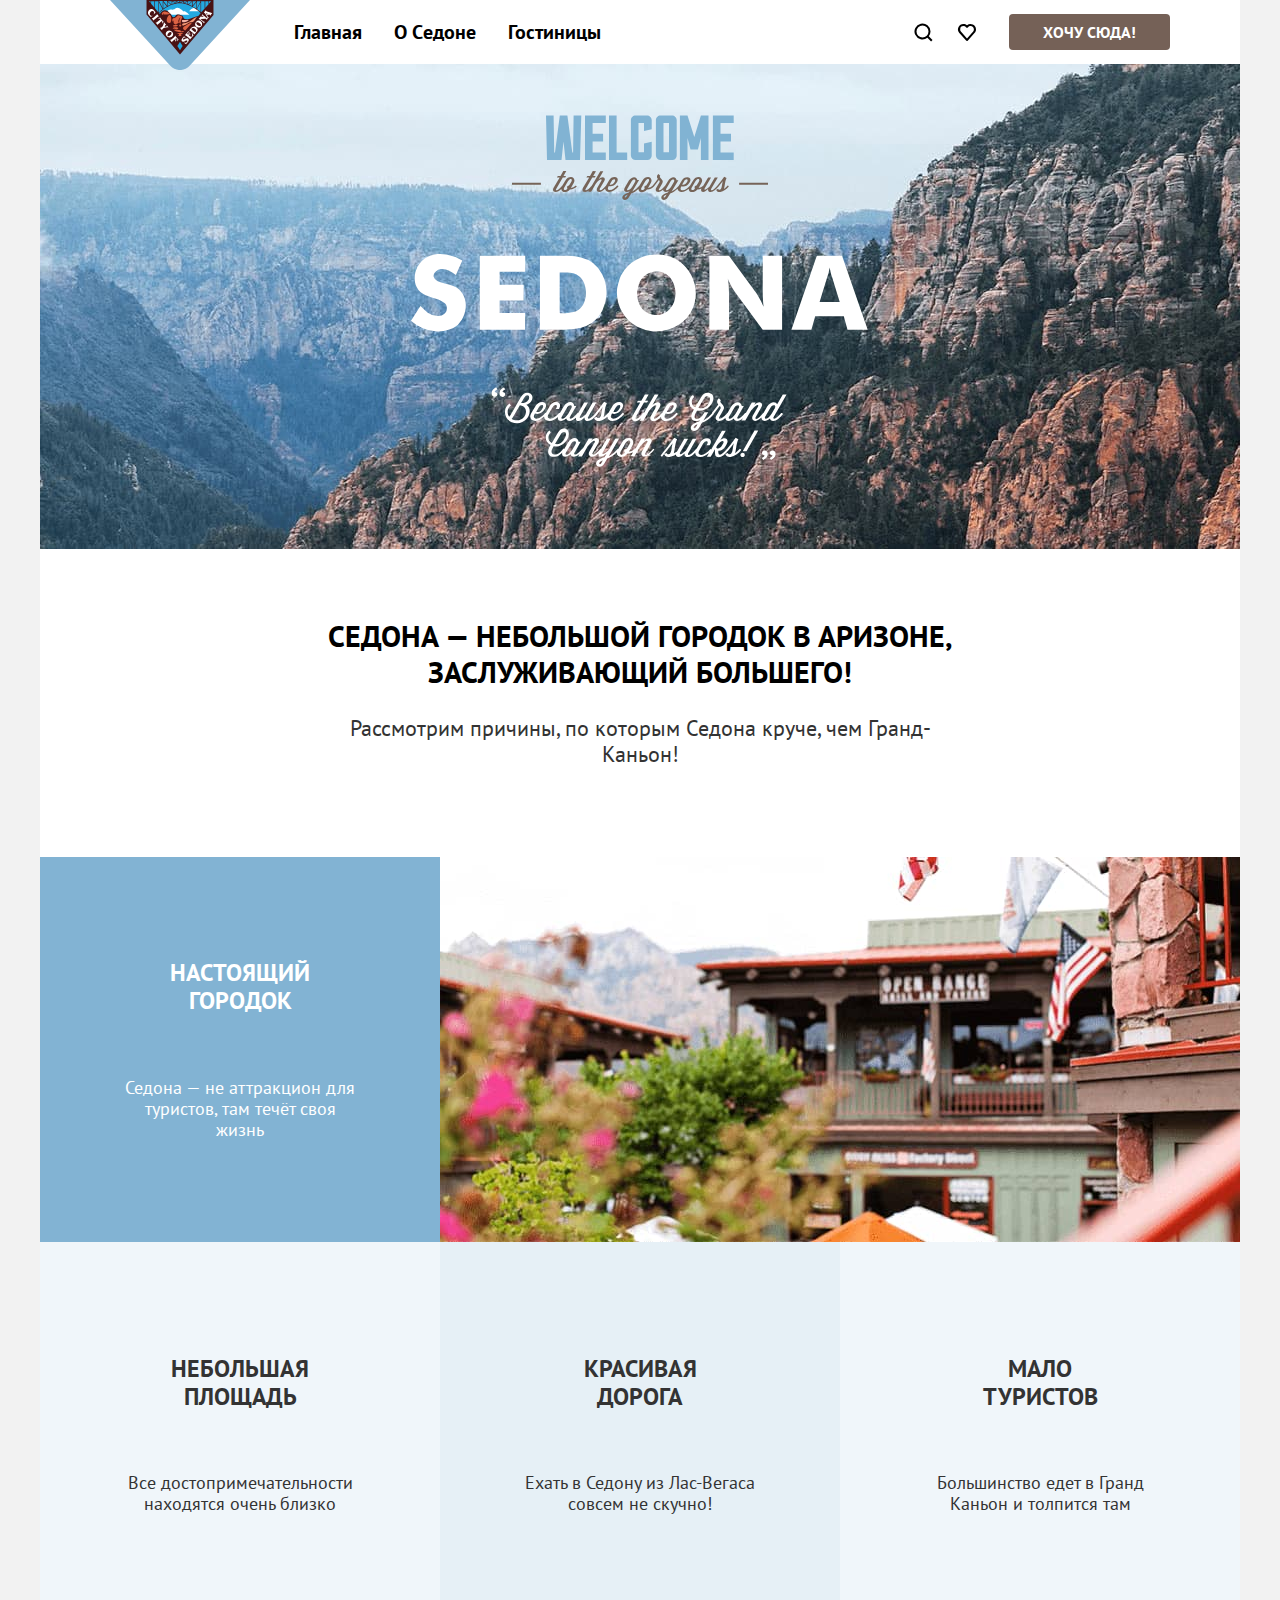
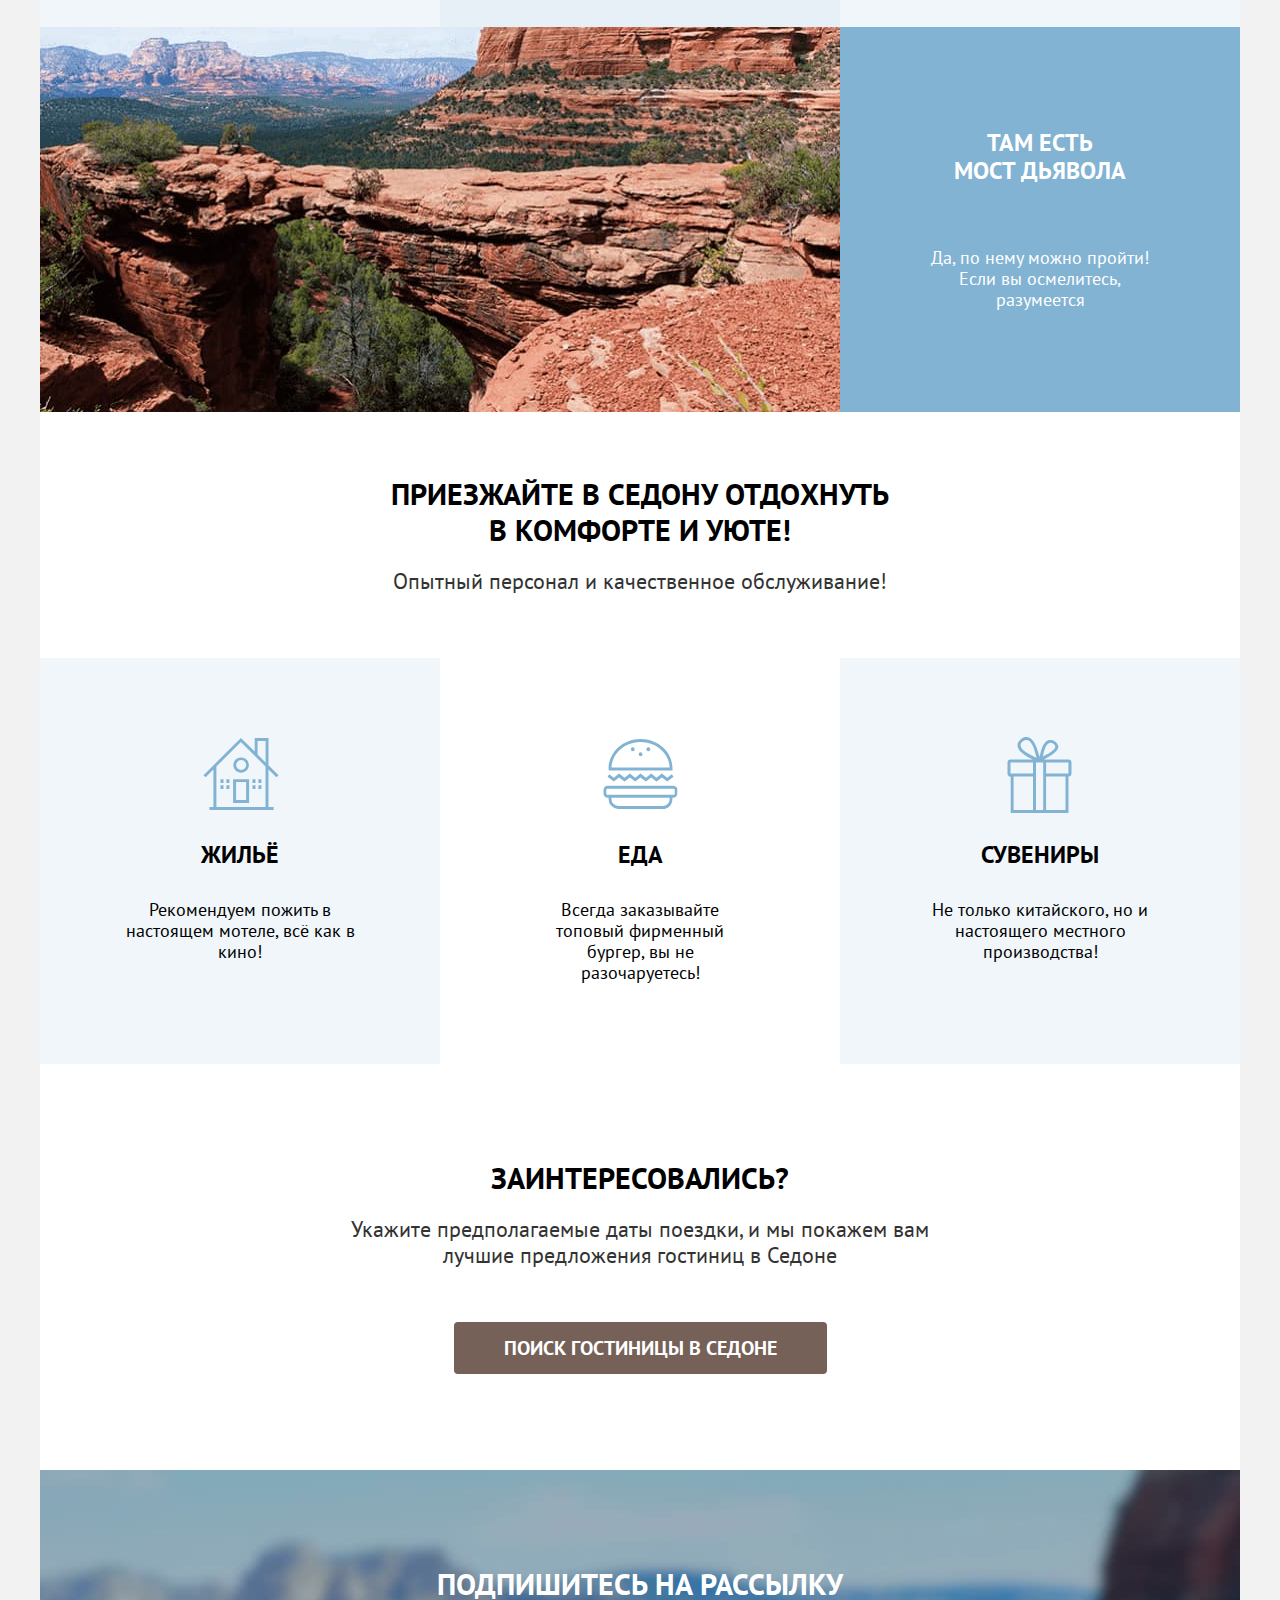
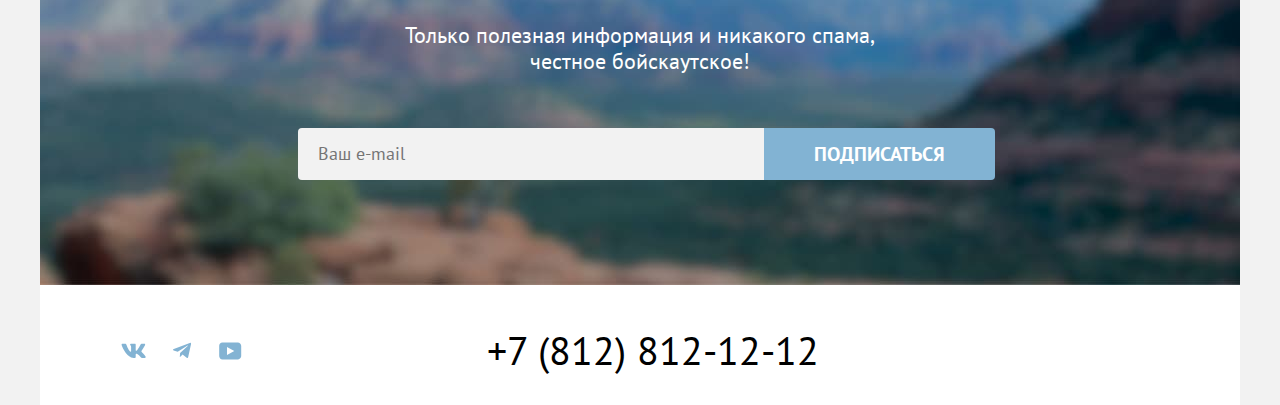
<file: index.html>
<!DOCTYPE html>
<html lang="ru">
  <head>
    <meta charset="UTF-8">
    <meta http-equiv="X-UA-Compatible" content="IE=edge">
    <meta name="viewport" content="width=device-width, initial-scale=1.0">
    <meta name="description" content="Отдых в Седоне, снять гостинницу в Седоне">
    <link rel="stylesheet" href="styles/styles.css">
    <title>HTML Academy: Седона</title>
  </head>
  <body class="body-container">
    <header class="header-container">
      <nav class="navigation">
        <a class="navigation-logo-link" href="index.html">
          <img class="navigation-logo-image" src="icons/logo.svg" alt="Логотип города Седона" width="140" height="70">
        </a>
        <ul class="navigation-list-links">
          <li class="navigation-list-item">
            <a class="navigation-list-link" href="index.html">Главная</a>
          </li>
          <li class="navigation-list-item">
            <a class="navigation-list-link" href="#">О Cедоне</a>
          </li>
          <li class="navigation-list-item">
            <a class="navigation-list-link" href="catalog.html">Гостиницы</a>
          </li>
        </ul>
        <ul class="navigation-list-items">
          <li class="navigation-item-search">
              <a class="navigation-link-search" href="#">
                <span class="visually-hidden">Поиск по сайту</span>
              </a>
          </li>
          <li class="navigation-item-heart">
            <a class="navigation-link-heart" href="#">
              <span class="visually-hidden">Избранное</span>
            </a>
          </li>
          <li class="navigation-item-button">
            <a class="navigation-link-button" href="catalog.html">Хочу сюда!</a>
          </li>
        </ul>
      </nav>
    </header>
    <main class="main-container">
    <h1 class="visually-hidden">Шикарные туры в Седону</h1>
      <section class="main-welcome">
          <img class="welcome-logo-image" src="images/welcome.svg" alt="welcome" width="458" height="352">
      </section>
      <section class="main-advantages">
        <header class="advantages-header" >
          <h2 class="advantages-title">Седона — небольшой городок в Аризоне, заслуживающий большего!</h2>
          <p class="advantages-text main-heading-text">Рассмотрим причины, по которым Седона круче, чем Гранд-Каньон!</p>
        </header>
        <ul class="advantages-list">
          <li class="advantages-real-city">
            <div class="real-city-container">
              <h3 class="real-city-title heading-title">Настоящий    городок</h3>
              <p class="real-city-text heading-text">Седона — не аттракцион для туристов, там течёт своя жизнь</p>
            </div>
            <img class="real-city-image" src="images/photo-1.jpg" alt="Фотография города Седона" width="800" height="385">
          </li>
          <li class="advantages-small-area">
            <h3 class="small-area-title heading-title">Небольшая площадь</h3>
            <p class="small-area-text heading-text">Все достопримечательности находятся очень близко</p>
          </li>
          <li class="advantages-beautiful-road">
            <h3 class="beautiful-road-title heading-title">Красивая дорога</h3>
            <p class="beautiful-road-text heading-text">Ехать в Седону из Лас-Вегаса совсем не скучно!</p>
          </li>
          <li class="advantages-few-tourists">
            <h3 class="few-tourists-title heading-title">Мало туристов</h3>
            <p class="few-tourists-text heading-text">Большинство едет в Гранд Каньон и толпится там</p>
          </li>
          <li class="advantages-bridge">
            <img class="bridge-image" src="images/photo-2.jpg" alt="Фотография моста" width="800" height="385">
            <div class="bridge-container">
              <h3 class="bridge-title heading-title">Там есть мост дьявола</h3>
              <p class="bridge-text heading-text">Да, по нему можно пройти! Если вы осмелитесь, разумеется</p>
            </div>
          </li>
        </ul>
      </section>
      <section class="main-recommendations">
        <div class="recommendations">
          <h2 class="recommendations-title main-heading-title">Приезжайте в Седону отдохнуть в комфорте и уюте!</h2>
          <p class="recommendations-text main-heading-text"> Опытный персонал и качественное обслуживание!</p>
        </div>
        <ul class="recommendations-list">
          <li class="housing">
            <h3 class="housing-title heading-title">Жильё</h3>
            <p class="housing-text heading-text">Рекомендуем пожить в настоящем мотеле, всё как в кино!</p>
          </li>
          <li class="food">
            <h3 class="food-title heading-title">Еда</h3>
            <p class="food-text heading-text">Всегда заказывайте топовый фирменный бургер, вы не разочаруетесь!</p>
          </li>
          <li class="souvenirs">
            <h3 class="souvenirs-title heading-title">Сувениры</h3>
            <p class="souvenirs-text heading-text">Не только китайского, но и настоящего местного производства!</p>
          </li>
        </ul>
        <div class="hotel-search">
          <h3 class="hotel-search-title main-heading-title">Заинтересовались?</h3>
          <p class="hotel-search-text main-heading-text">Укажите предполагаемые даты поездки, и мы покажем вам лучшие предложения гостиниц в Седоне</p>
          <a class="hotel-search-button" href="/catalog.html">Поиск гостиницы в Седоне</a>
        </div>
        <div class="subscription">
          <h3 class="subscription-title main-heading-title">Подпишитесь на рассылку</h3>
          <p class="subscription-text main-heading-text">Только полезная информация и никакого спама, честное бойскаутское!</p>
          <form class="newsletter-form" action="https://echo.htmlacademy.ru/" method="post">
            <input class="newsletter-field" placeholder="Ваш e-mail" type="email" name="newsletter-email" id="newsletter-email" required>
            <a class="newsletter-button" href="catalog.html">Подписаться</a>
          </form>
        </div>  
      </section>
    </main>
    <footer class="footer-conteiner">
      <ul class="social-list">
        <li class="social-list-item">
          <a class="button-vk-link" href="https://vk.com/htmlacademy"></a>
        </li>
        <li class="social-list-item">
          <a class="button-telegram-link" href="https://t.me/htmlacademy"></a>
        </li>
        <li class="social-list-item">
          <a class="button-yt-link" href="https://www.youtube.com/user/htmlacademyru"></a>
        </li>
      </ul>
      <a class="address-phone" href="tel:+78128121212">+7 (812) 812-12-12</a>
      <a class="htmlacademy-link" href="https://htmlacademy.ru/"></a>
    </footer>
  </body>
</html>
</file>
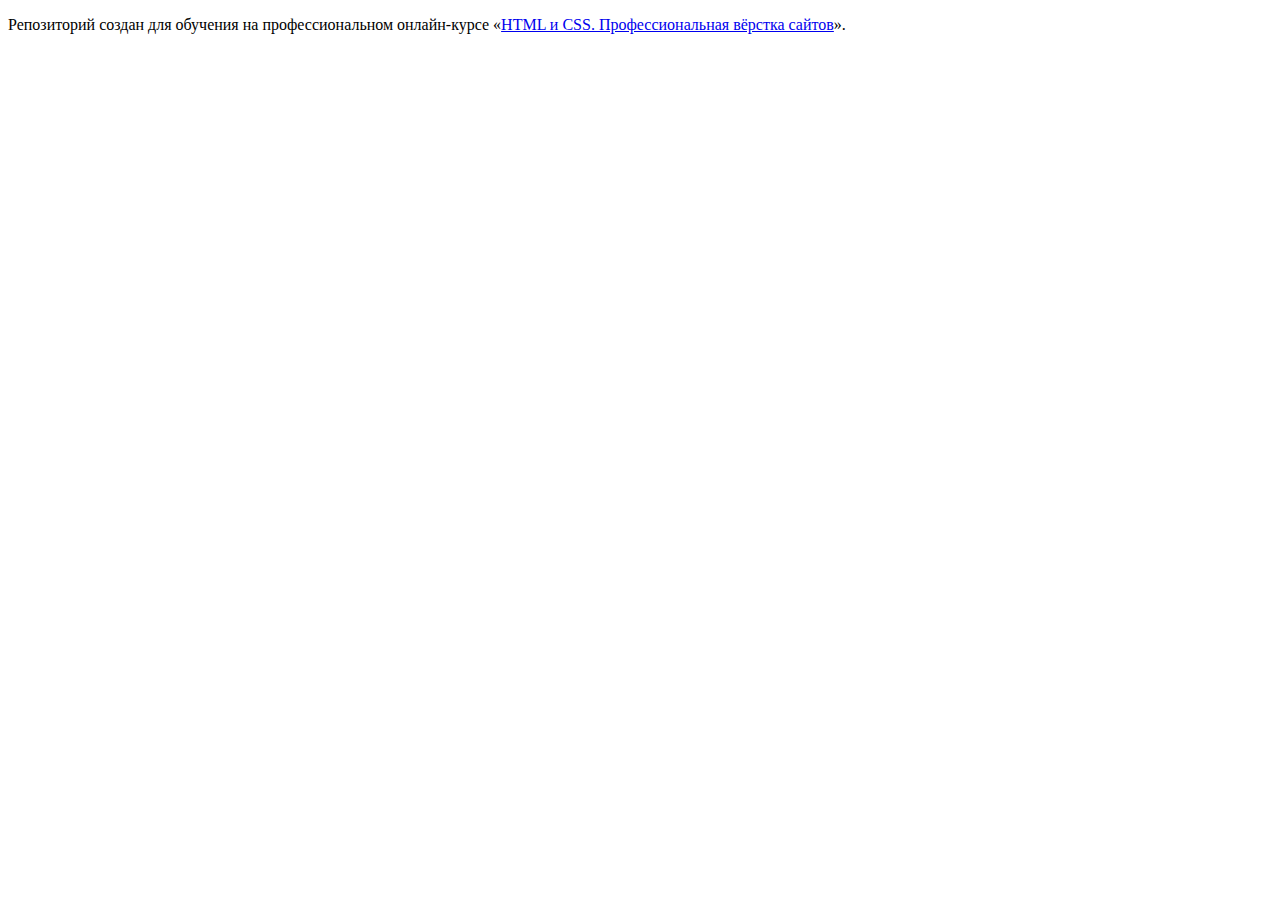
<file: 1/index.html>
<!DOCTYPE html>
<html lang="ru">
  <head>
    <meta charset="utf-8">
    <title>HTML Academy: Седона</title>
    <base href="https://htmlacademy-htmlcss.github.io/2251273-sedona-36/1/">
</head>
  <body>

    <p>Репозиторий создан для обучения на профессиональном онлайн‑курсе «<a href="https://htmlacademy.ru/intensive/htmlcss">HTML и CSS. Профессиональная вёрстка сайтов</a>».</p>

  </body>
</html>
</file>
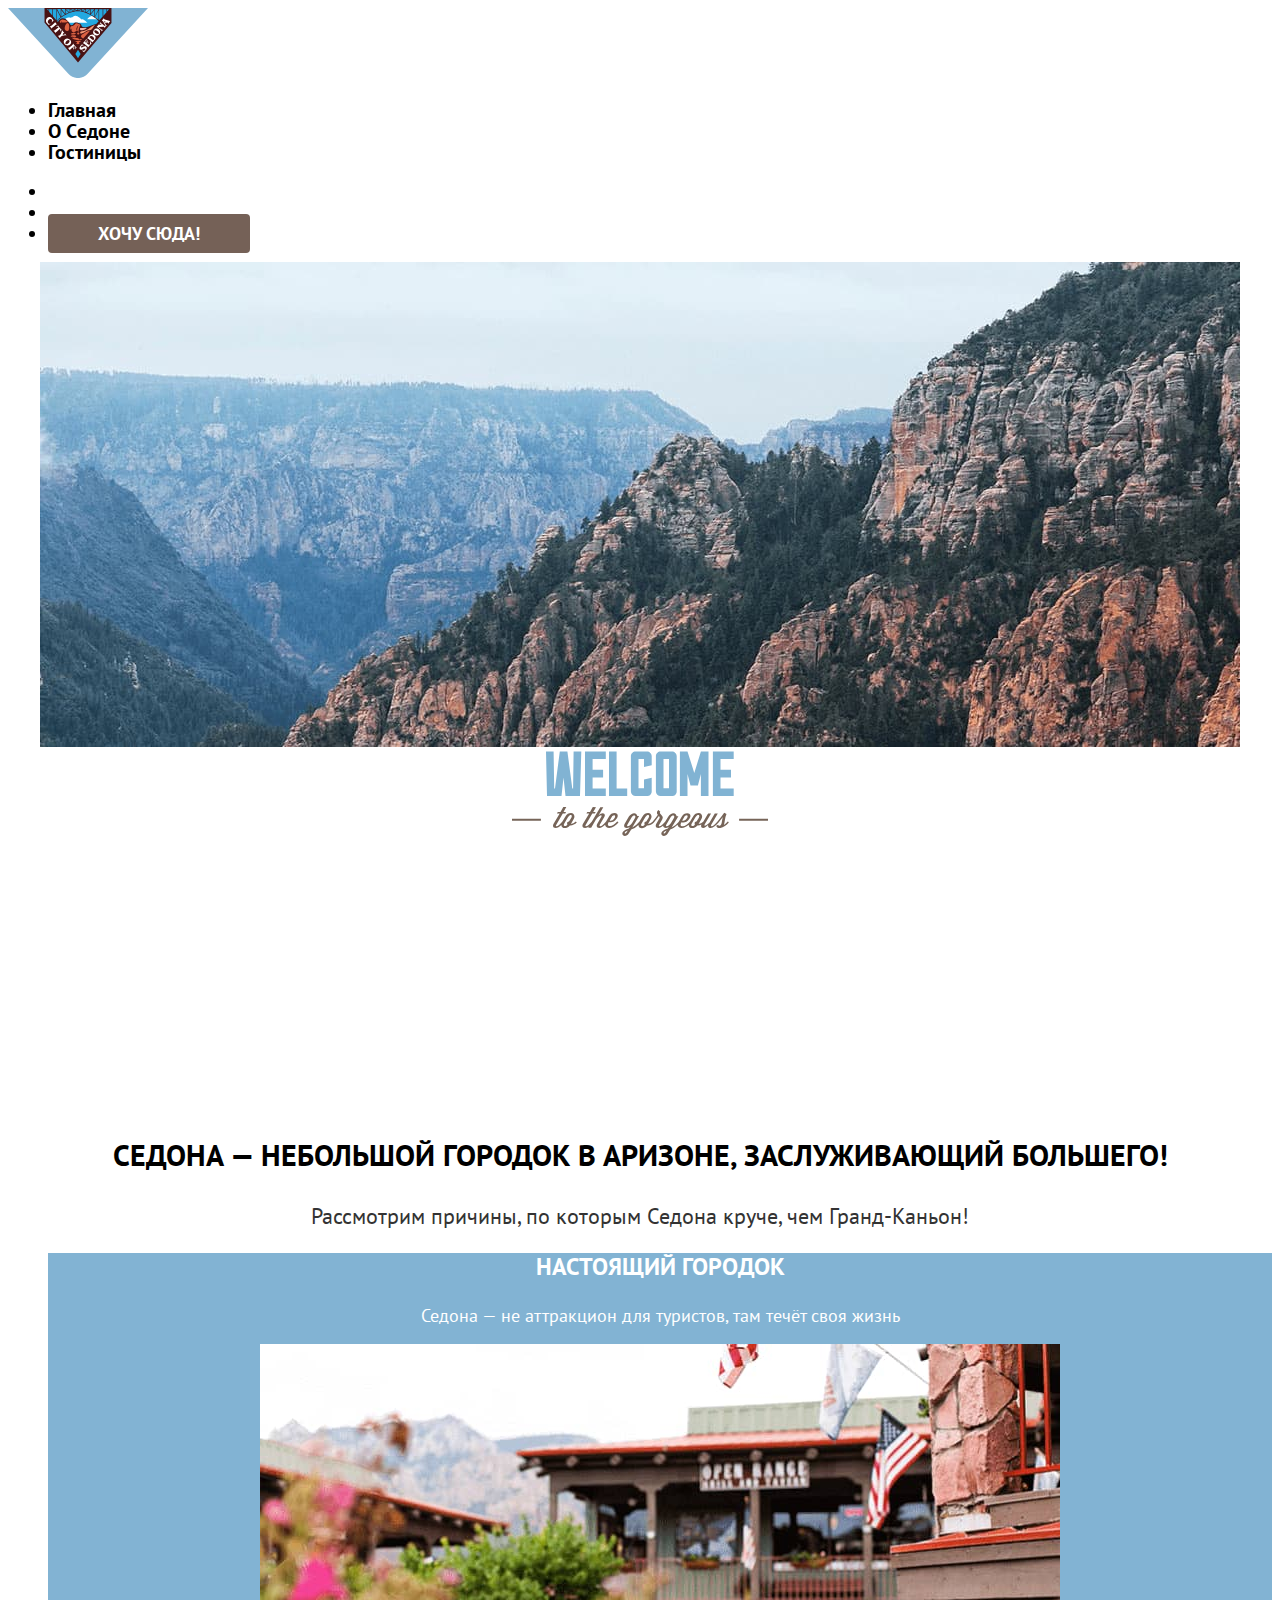
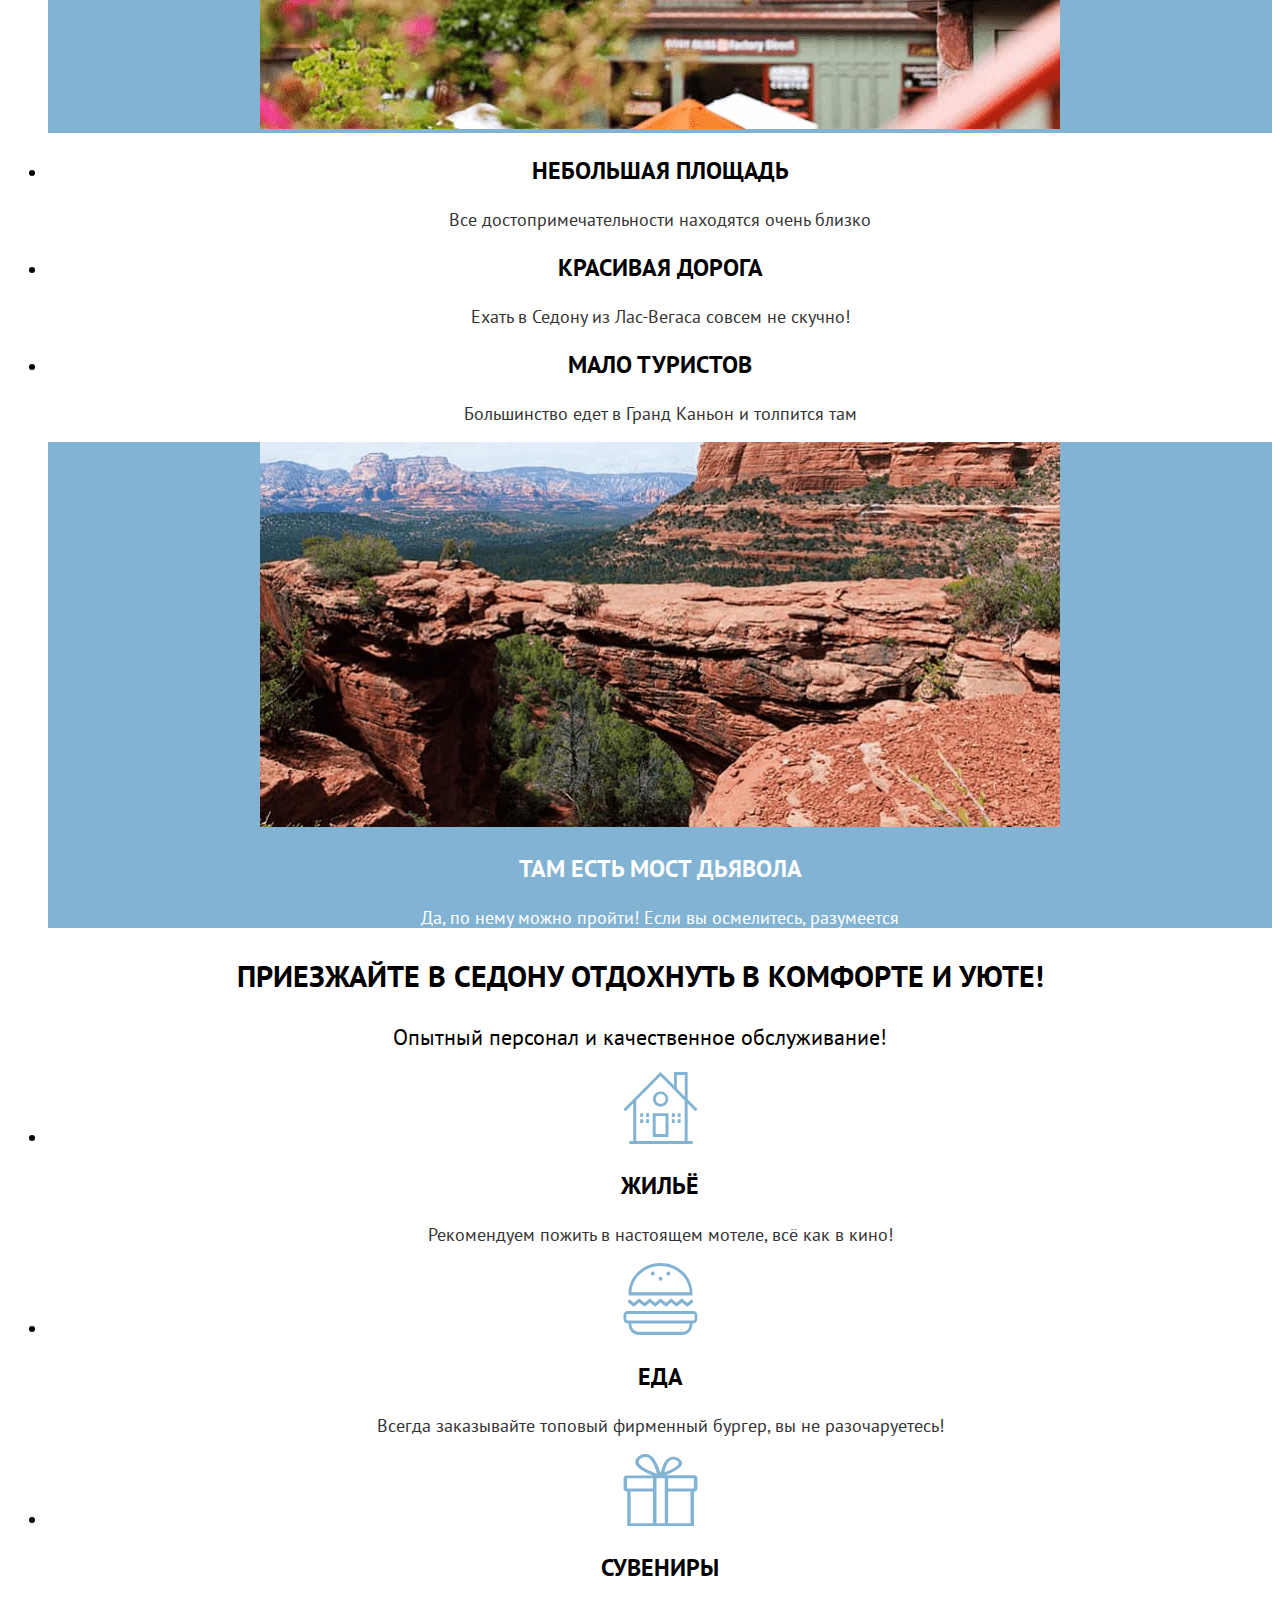
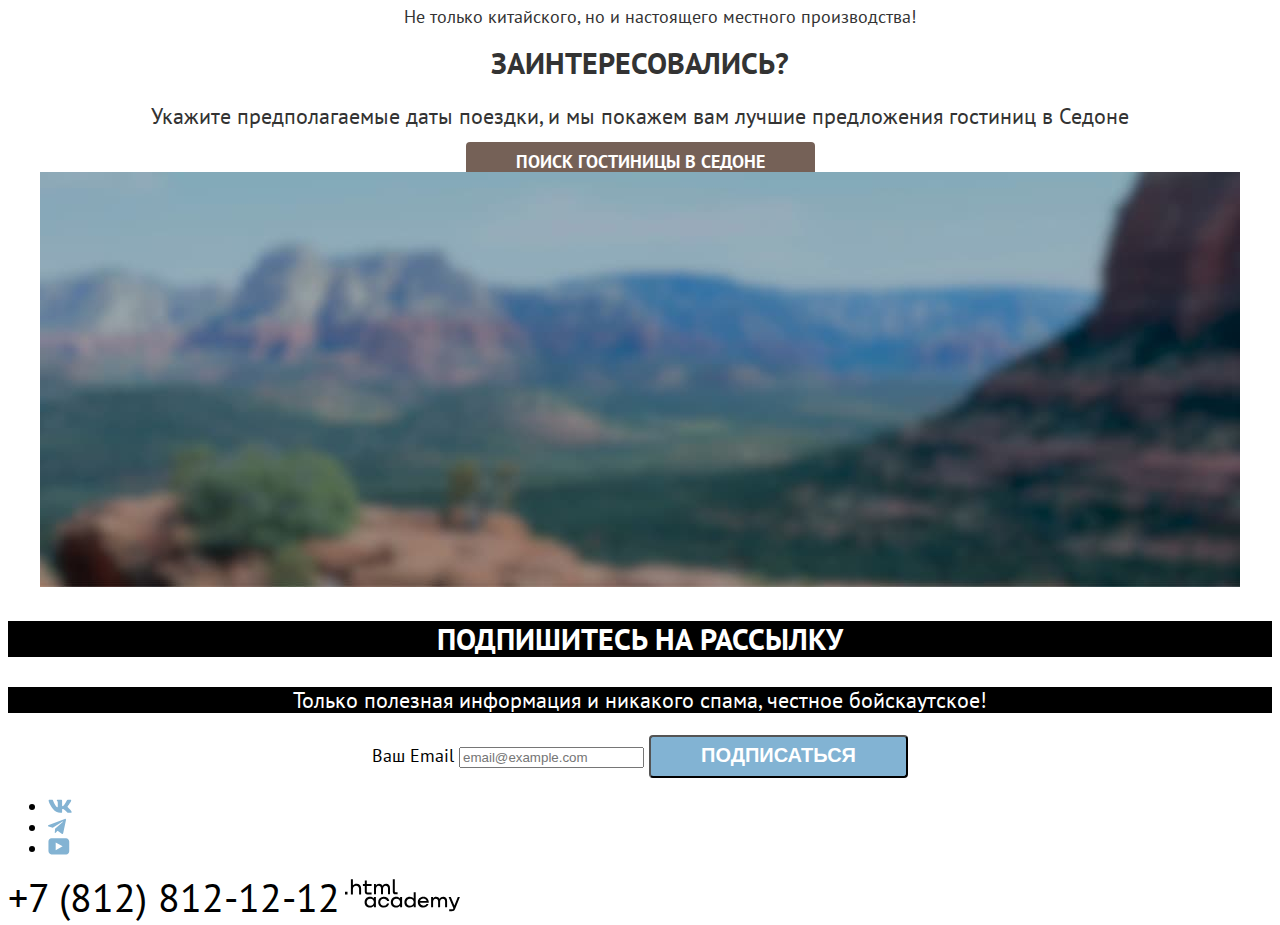
<file: 4/index.html>
<!DOCTYPE html>
<html lang="ru">
  <head>
    <meta charset="UTF-8">
    <meta http-equiv="X-UA-Compatible" content="IE=edge">
    <meta name="viewport" content="width=device-width, initial-scale=1.0">
    <meta name="description" content="Отдых в Седоне, снять гостинницу в Седоне">
    <link rel="stylesheet" href="styles/styles.css">
    <title>HTML Academy: Седона</title>
    <base href="https://htmlacademy-htmlcss.github.io/2251273-sedona-36/4/">
</head>
  <body>
    <!-- шапка -->
    <header class="header-page" data-test="header">
      <nav class="navigation">
        <a href="index.html">
          <img src="icons/logo.svg" alt="Логотип города Седона" width="140" height="70">
        </a>
        <ul class="navigation-list">
          <li class="navigation-list-item">
            <a class="navigation-list-link" href="index.html">Главная</a>
          </li>
          <li class="navigation-list-item">
            <a class="navigation-list-link" href="#">О Cедоне</a>
          </li>
          <li class="navigation-list-item">
            <a class="navigation-list-link" href="catalog.html">Гостиницы</a>
          </li>
        </ul>
        <ul class="navigation-list-items">
          <li class="navigation-item">
            <span class="visually-hidden">
              <a class="navigation-item-link" href="#">Поиск по сайту
                <img src="icons/header/search.svg" alt="Поиск по сайту" width="20" height="20">
              </a>

            </span>
          </li>
          <li class="navigation-item">
            <span class="visually-hidden">
              <a class="navigation-item-link" href="#">Избранное
                <img src="icons/header/heart.svg" alt="Избранное" width="20" height="20">
              </a>
            </span>
          </li>
          <li class="navigation-item">
            <a class="navigation-item-button button-brown" href="#">Хочу сюда!</a>
          </li>
        </ul>
      </nav>
    </header>
    <!-- основа -->
    <main class="main-page" data-test="main">
      <h1 class="visually-hidden">Седона</h1>
      <!-- первая секция -->
      <section class="welcome" data-test="hero">
        <h2 class="visually-hidden">Туры и экскурсии в Седоне.</h2>
        <img class="index-background-image" src="images/index-background.jpg" alt="Фоновое изображение главной страницы" width="1200" height="485">
        <img src="images/welcome.svg" alt="welcome" width="458" height="352">
        <p class="welcome-title heading-main">Седона — небольшой городок в Аризоне, заслуживающий большего!</p>
        <p class="welcome-text title-text">Рассмотрим причины, по которым Седона круче, чем Гранд-Каньон!</p>
      </section>
      <!-- вторая секция -->
      <section class="advantages" data-test="advantages">
        <h2 class="visually-hidden">Преимущества Седоны перед Гранд-Каньоном.</h2>
        <ul class="advantages-list">
          <li class="real-city">
            <h3 class="real-city-title heading-last">Настоящий городок</h3>
            <p class="real-city-text">Седона — не аттракцион для туристов, там течёт своя жизнь</p>
            <img src="images/photo-1.jpg" alt="Фотография города Седона" width="800" height="385">
          </li>
          <li class="small-area">
            <h3 class="small-area-title heading-last">Небольшая площадь</h3>
            <p class="small-area-text">Все достопримечательности находятся очень близко</p>
          </li>
          <li class="beautiful-road">
            <h3 class="beautiful-road-title heading-last">Красивая дорога</h3>
            <p class="beautiful-road-text">Ехать в Седону из Лас-Вегаса совсем не скучно!</p>
          </li>
            <li class="few-tourists">
            <h3 class="few-tourists-title heading-last">Мало туристов</h3>
            <p class="few-tourists-text">Большинство едет в Гранд Каньон и толпится там</p>
          </li>
          <li class="bridge">
            <img src="images/photo-2.jpg" alt="Фотография моста" width="800" height="385">
            <h3 class="bridge-title heading-last">Там есть мост дьявола</h3>
            <p class="bridge-text">Да, по нему можно пройти! Если вы осмелитесь, разумеется</p>
          </li>
        </ul>
      </section>
      <!-- третья секция -->
      <section class="recommendations">
        <h2 class="visually-hidden">Отдых в Седоне с комфортом и уютом!</h2>
        <p class="recommendations-paragraph-main heading-main">Приезжайте в Седону отдохнуть в комфорте и уюте!</p>
        <p class="recommendations-paragraph-last title-text"> Опытный персонал и качественное обслуживание!</p>
        <ul class="recommendations-list">
          <li class="housing">
            <img class="housing-icon" src="icons/recommendations/housing.svg" alt="Иконка гостинницы" width="75" height="72">
            <h3 class="housing-text-first heading-last">Жильё</h3>
            <p class="housing-text-last">Рекомендуем пожить в настоящем мотеле, всё как в кино!</p>
          </li>
          <li>
            <img class="housing-food" src="icons/recommendations/food.svg" alt="Иконка еды" width="75" height="72">
            <h3 class="housing-food-first heading-last">Еда</h3>
            <p class="housing-food-last">Всегда заказывайте топовый фирменный бургер, вы не разочаруетесь!</p>
          </li>
          <li>
            <img class="housing-souvenirs" src="icons/recommendations/souvenirs.svg" alt="Иконка сувениров" width="75" height="72">
            <h3 class="housing-souvenirs-first heading-last">Сувениры</h3>
            <p class="housing-souvenirs-last">Не только китайского, но и настоящего местного производства!</p>
          </li>
        </ul>
        <div class="hotel-search" data-test="search">
          <h3 class="visually-hidden">Поиск гостинницы</h3>
          <b class="hotel-search-title heading-main">Заинтересовались?</b>
          <p class="hotel-search title-text">Укажите предполагаемые даты поездки, и мы покажем вам лучшие предложения гостиниц в Седоне</p>
          <a class="hotel-search-button button-brown" href="catalog.html">Поиск гостиницы в Седоне</a>
        </div>
      </section>
      <section class="newsletter" data-test="subscribe">
        <img src="images/index-newsletter.jpg" alt="Фоновое изображение секции подписки" width="1200" height="415">
        <h3 class="page-footer-title heading-main">Подпишитесь на рассылку</h3>
        <p class="page-footer-text title-text">Только полезная информация и никакого спама, честное бойскаутское!</p>
        <form class="newsletter-form" action="https://echo.htmlacademy.ru/" method="post">
          <label for="newsletter-email">Ваш Email</label>
          <input class="field" placeholder="email@example.com" type="email" name="newsletter-email" id="newsletter-email" required>
          <button class="newsletter-button button-blue" type="submit">
            <span class="newsletter-button-text ">Подписаться</span>
          </button>
        </form>
      </section>
    </main>
    <!-- подвал -->
    <footer class="footer-page" data-test="footer">
      <h2 class="visually-hidden">Обратная связь</h2>
      <h3 class="visually-hidden">Мы в социальных сетях</h3>
      <ul class="footer-social-list">
        <li class="footer-social-item">
          <a class="button" href="https://vk.com/htmlacademy">
            <span class="visually-hidden">ВКонтакте</span>
            <img src="icons/social/vk.svg" alt="вконтакте" width="24" height="14">
          </a>
        </li>
        <li class="footer-social-item">
          <a class="button" href="https://t.me/htmlacademy">
            <span class="visually-hidden">Телеграмм</span>
            <img src="icons/social/telegram.svg" alt="телеграмм" width="18" height="16">
          </a>
        </li>
        <li class="footer-social-item">
          <a class="button" href="https://www.youtube.com/user/htmlacademyru">
            <span class="visually-hidden">YouTube</span>
            <img src="icons/social/youtube.svg" alt="youtube" width="22" height="17">
          </a>
        </li>
      </ul>
      <h3 class="visually-hidden">Телефон</h3>
      <a class="footer-contacts-address-phone" href="tel:+78128121212">+7 (812) 812-12-12</a>
      <a class="htmlacademy-link" href="https://htmlacademy.ru/">
        <img src="icons/html-academy.svg" alt=".html-academy" width="115" height="33">
      </a>
    </footer>
  </body>
</html>
</file>
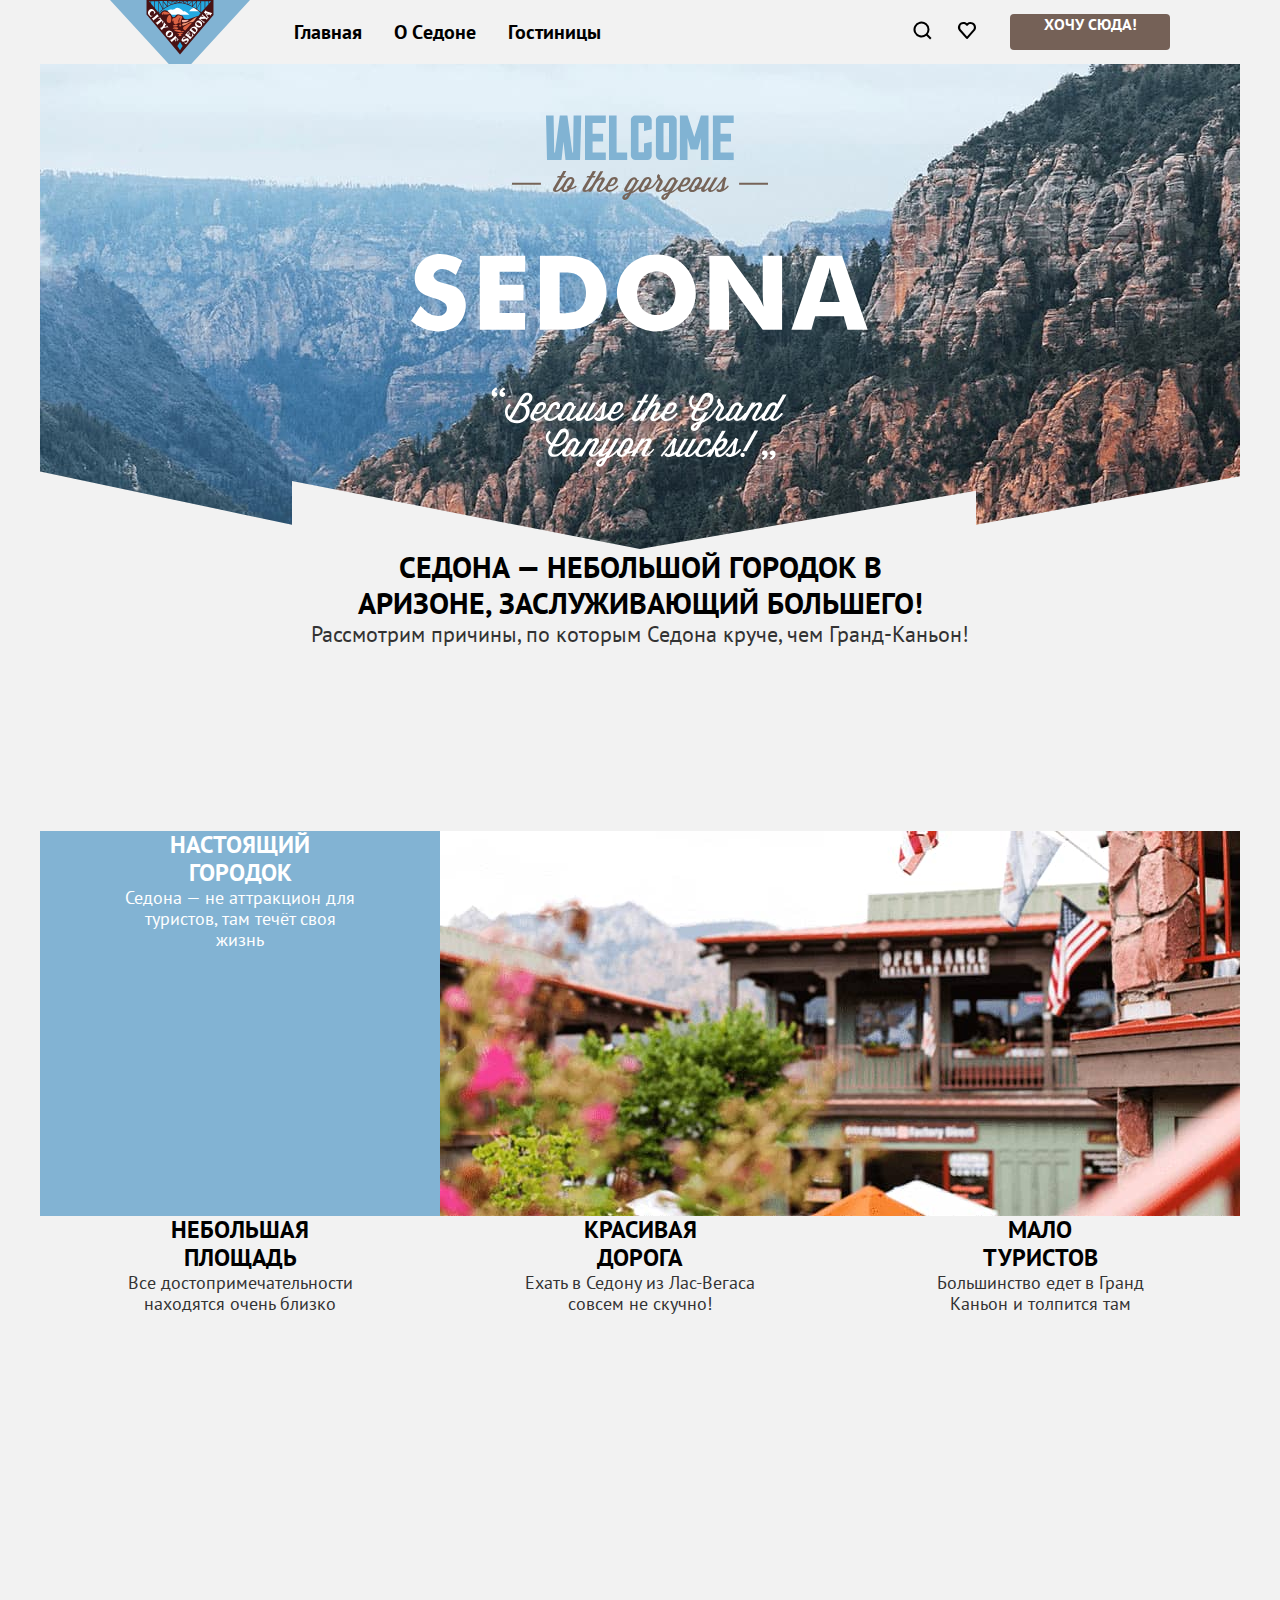
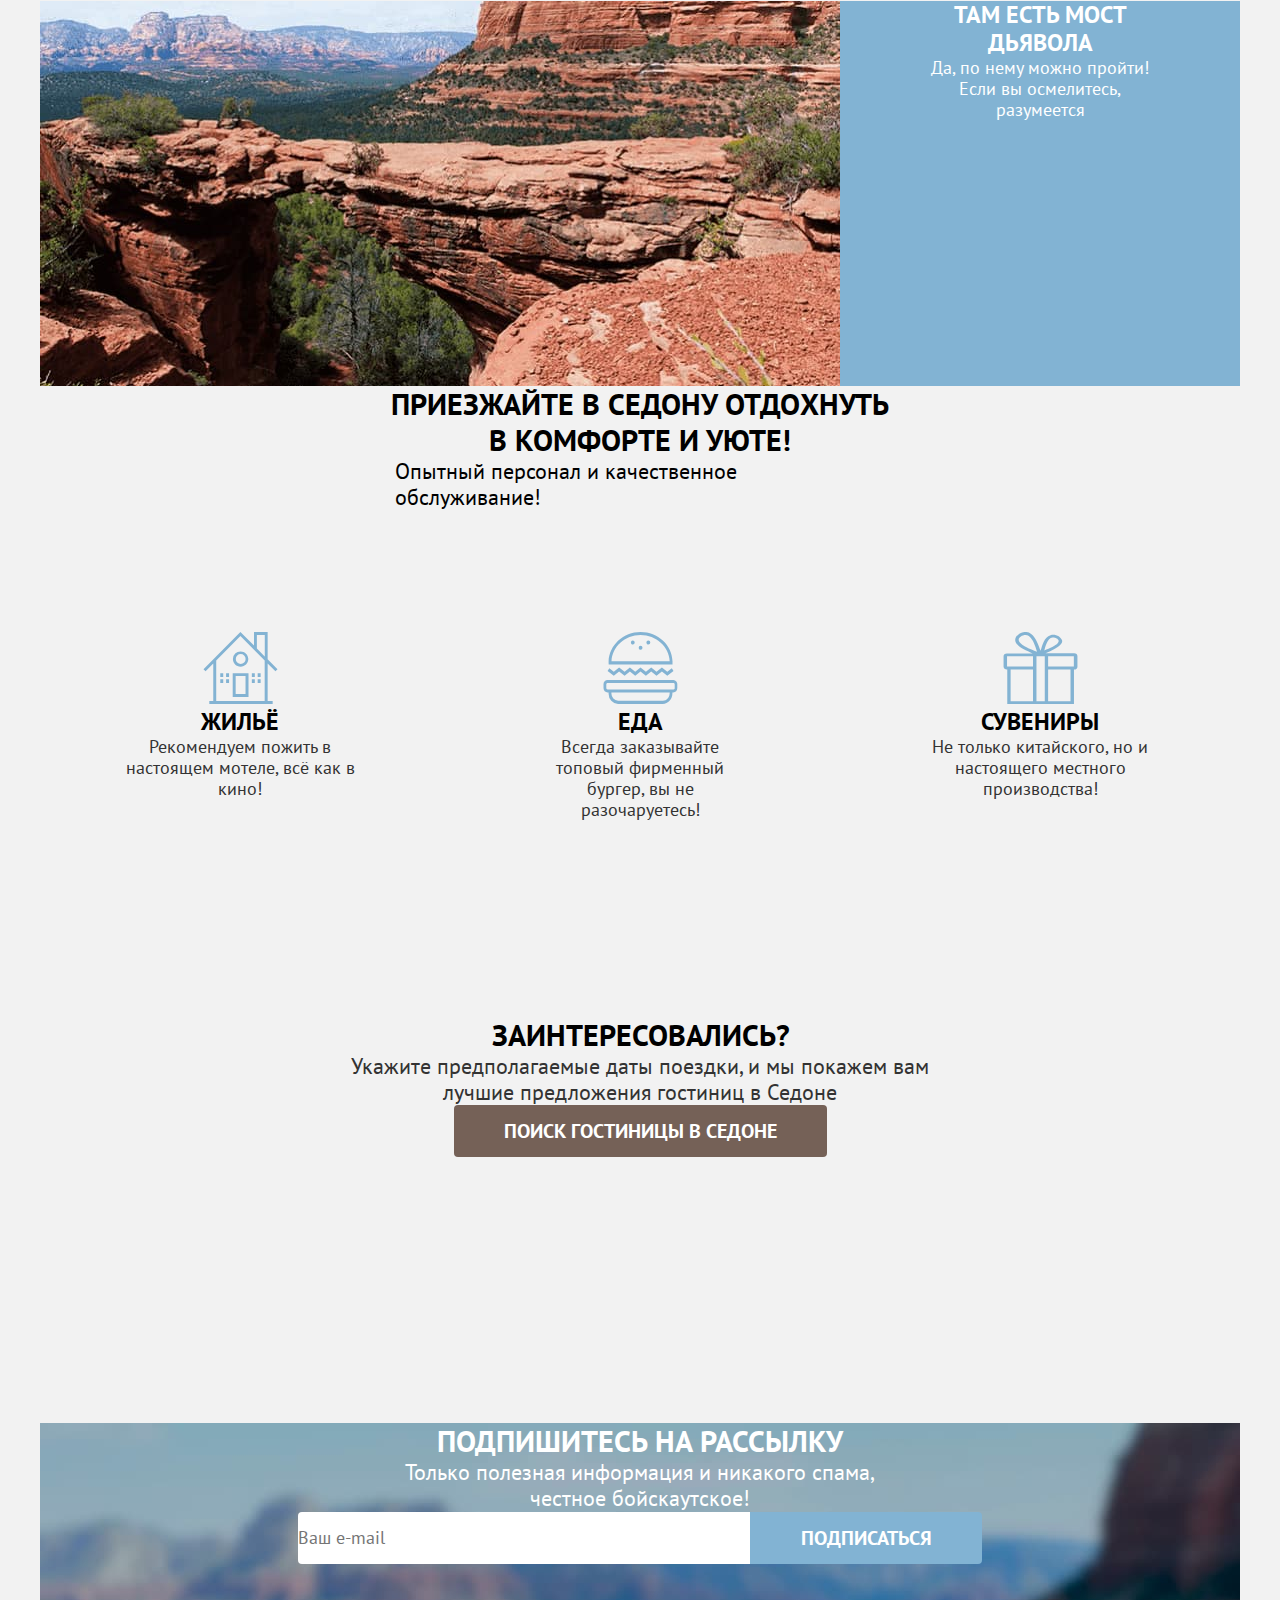
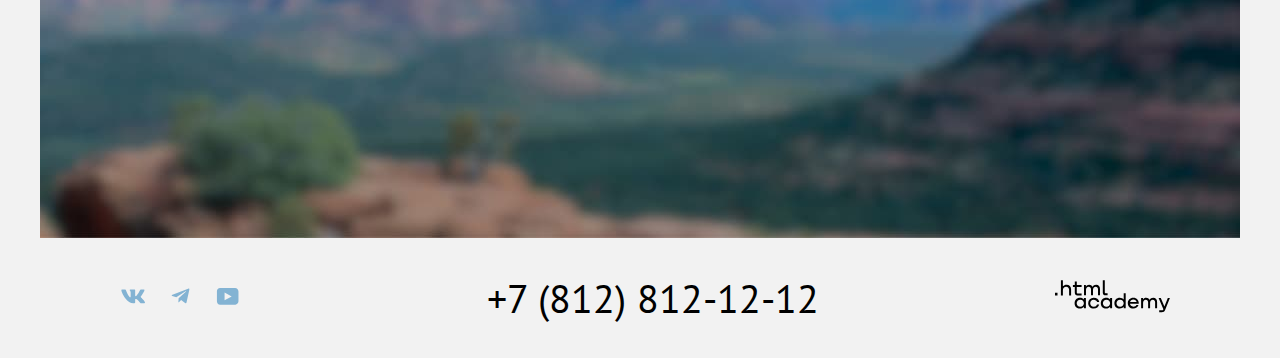
<file: 5/index.html>
<!DOCTYPE html>
<html lang="ru">
  <head>
    <meta charset="UTF-8">
    <meta http-equiv="X-UA-Compatible" content="IE=edge">
    <meta name="viewport" content="width=device-width, initial-scale=1.0">
    <meta name="description" content="Отдых в Седоне, снять гостинницу в Седоне">
    <link rel="stylesheet" href="styles/styles.css">
    <title>HTML Academy: Седона</title>
    <base href="https://htmlacademy-htmlcss.github.io/2251273-sedona-36/5/">
</head>
  <body class="body-conteiner">
    <header class="header-conteiner" data-test="header">
      <a href="index.html">
        <img class="navigation-logo" src="icons/logo.svg" alt="Логотип города Седона" width="140" height="70">
      </a>
      <nav class="navigation">
        <ul class="navigation-list">
          <li class="navigation-list-item">
            <a class="navigation-list-link" href="index.html">Главная</a>
          </li>
          <li class="navigation-list-item">
            <a class="navigation-list-link" href="#">О Cедоне</a>
          </li>
          <li class="navigation-list-item">
            <a class="navigation-list-link" href="catalog.html">Гостиницы</a>
          </li>
        </ul>
        <ul class="navigation-list-items">
          <li class="navigation-item">
            <img class="navigation-item-search" src="icons/header/search.svg" alt="Поиск по сайту" width="20" height="20">
            <span class="visually-hidden">
              <a class="navigation-item-link" href="#">Поиск по сайту</a>
            </span>
          </li>
          <li class="navigation-item">
            <img class="navigation-item-heart" src="icons/header/heart.svg" alt="Избранное" width="20" height="20">
            <span class="visually-hidden">
              <a class="navigation-item-link" href="#">Избранное</a>
            </span>
          </li>
          <li class="navigation-item-bootton">
            <a class="navigation-link-button" href="#">Хочу сюда!</a>
          </li>
        </ul>
      </nav>
    </header>
    <main class="main-conteiner" data-test="main">
    <h1 class="visually-hidden">Шикарные туры в Седону</h1>
      <section class="main-welcom" data-test="hero">
        <h2 class="visually-hidden">Добро пожаловать в Седону</h2>
        <div class="welcome-background-image">
          <img class="index-logo-image" src="images/welcome.svg" alt="welcome" width="458" height="352">
        </div>
        <div class="welcome-box">
          <p class="welcome-title">Седона — небольшой городок в Аризоне, заслуживающий большего!</p>
          <p class="welcome-text">Рассмотрим причины, по которым Седона круче, чем Гранд-Каньон!</p>
        </div>
      </section>
      <section class="main-advantages" data-test="advantages">
        <h2 class="visually-hidden">Преимущества Седоны перед Гранд-Каньоном.</h2>
        <ul class="advantages-list">
          <li class="advantages-real-city">
            <h3 class="real-city-title">Настоящий городок</h3>
            <p class="real-city-text">Седона — не аттракцион для туристов, там течёт своя жизнь</p>
          </li>
          <li class="advantages-real-city-image">
            <img class="real-city-image" src="images/photo-1.jpg" alt="Фотография города Седона" width="800" height="385">
          </li>
          <li class="advantages-small-area">
            <h3 class="small-area-title">Небольшая площадь</h3>
            <p class="small-area-text">Все достопримечательности находятся очень близко</p>
          </li>
          <li class="advantages-beautiful-road">
            <h3 class="beautiful-road-title">Красивая дорога</h3>
            <p class="beautiful-road-text">Ехать в Седону из Лас-Вегаса совсем не скучно!</p>
          </li>
          <li class="advantages-few-tourists">
            <h3 class="few-tourists-title">Мало туристов</h3>
            <p class="few-tourists-text">Большинство едет в Гранд Каньон и толпится там</p>
          </li>
          <li class="advantages-bridge-image">
            <img class="bridge-image" src="images/photo-2.jpg" alt="Фотография моста" width="800" height="385">
          </li>
          <li class="advantages-bridge">
            <h3 class="bridge-title">Там есть мост дьявола</h3>
            <p class="bridge-text">Да, по нему можно пройти! Если вы осмелитесь, разумеется</p>
          </li>
        </ul>
      </section>
      <section class="main-recommendations">
        <h2 class="visually-hidden">Отдых в Седоне с комфортом и уютом!</h2>
        <div class="recommendations">
          <p class="recommendations-paragraph-main">Приезжайте в Седону отдохнуть в комфорте и уюте!</p>
          <p class="recommendations-paragraph-last"> Опытный персонал и качественное обслуживание!</p>
        </div>
        <ul class="recommendations-list">
          <li class="housing">
            <img class="housing-icon" src="icons/recommendations/housing.svg" alt="Иконка гостинницы" width="75" height="72">
            <h3 class="housing-title">Жильё</h3>
            <p class="housing-text">Рекомендуем пожить в настоящем мотеле, всё как в кино!</p>
          </li>
          <li class="food">
            <img class="food-icon" src="icons/recommendations/food.svg" alt="Иконка еды" width="75" height="72">
            <h3 class="food-title">Еда</h3>
            <p class="food-text">Всегда заказывайте топовый фирменный бургер, вы не разочаруетесь!</p>
          </li>
          <li class="souvenirs">
            <img class="souvenirs-icon" src="icons/recommendations/souvenirs.svg" alt="Иконка сувениров" width="75" height="72">
            <h3 class="souvenirs-title">Сувениры</h3>
            <p class="souvenirs-text">Не только китайского, но и настоящего местного производства!</p>
          </li>
        </ul>
        <div class="recommendations-search" data-test="search">
          <h3 class="visually-hidden">Поиск гостинницы</h3>
          <p class="hotel-search-title">Заинтересовались?</p>
          <p class="hotel-search-text">Укажите предполагаемые даты поездки, и мы покажем вам лучшие предложения гостиниц в Седоне</p>
          <form action="/catalog.html">
            <button class="hotel-search-link" type="submit">Поиск гостиницы в Седоне</button>
          </form>
        </div>
        <div class="subscription" data-test="subscribe">
          <h3 class="subscription-title">Подпишитесь на рассылку</h3>
          <p class="subscription-text">Только полезная информация и никакого спама,<br> честное бойскаутское!</p>
          <form class="newsletter-form" action="https://echo.htmlacademy.ru/" method="post">
            <input class="field" placeholder="Ваш e-mail" type="email" name="newsletter-email" id="newsletter-email" required>
            <button class="newsletter-button" type="submit">
              <span class="newsletter-button-text ">Подписаться</span>
            </button>
          </form>
        </div>
      </section>
    </main>
    <footer class="footer-conteiner" data-test="footer">
      <div class="social">
        <h2 class="visually-hidden">Обратная связь</h2>
        <div class="social-item">
          <h3 class="visually-hidden">Мы в социальных сетях</h3>
          <ul class="social-list">
            <li class="social-vk">
              <a class="button" href="https://vk.com/htmlacademy">
                <img src="icons/social/vk.svg" alt="вконтакте"  width="47" height="40">
              </a>
            </li>
            <li class="social-tg">
              <a class="button" href="https://t.me/htmlacademy">
                <img src="icons/social/telegram.svg" alt="телеграмм" width="47" height="40">
              </a>
            </li>
            <li class="social-yt">
              <a class="button" href="https://www.youtube.com/user/htmlacademyru">
                <img src="icons/social/youtube.svg" alt="youtube"  width="47" height="40">
              </a>
            </li>
          </ul>
        </div>
        <div class="address">
          <h3 class="visually-hidden">Телефон</h3>
          <a class="address-phone" href="tel:+78128121212">+7 (812) 812-12-12</a>
        </div>
        <div class="htmlacademy">
          <a class="htmlacademy-link" href="https://htmlacademy.ru/">
            <img src="icons/html-academy.svg" alt=".html-academy" width="115" height="33">
          </a>
        </div>
      </div>
    </footer>
  </body>
</html>
</file>
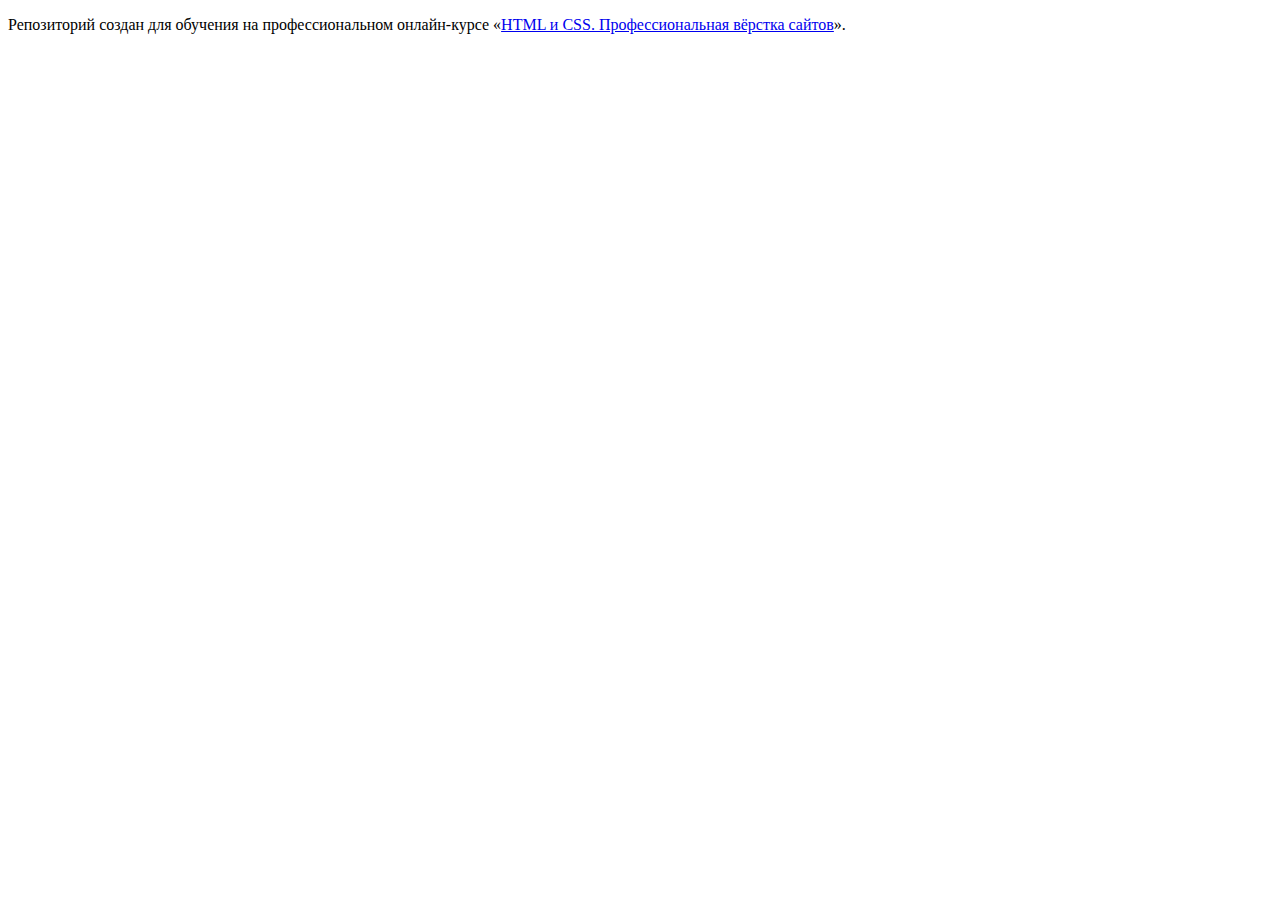
<file: master/index.html>
<!DOCTYPE html>
<html lang="ru">
  <head>
    <meta charset="utf-8">
    <title>HTML Academy: Седона</title>
    <base href="https://htmlacademy-htmlcss.github.io/2251273-sedona-36/master/">
</head>
  <body>

    <p>Репозиторий создан для обучения на профессиональном онлайн‑курсе «<a href="https://htmlacademy.ru/intensive/htmlcss">HTML и CSS. Профессиональная вёрстка сайтов</a>».</p>

  </body>
</html>
</file>
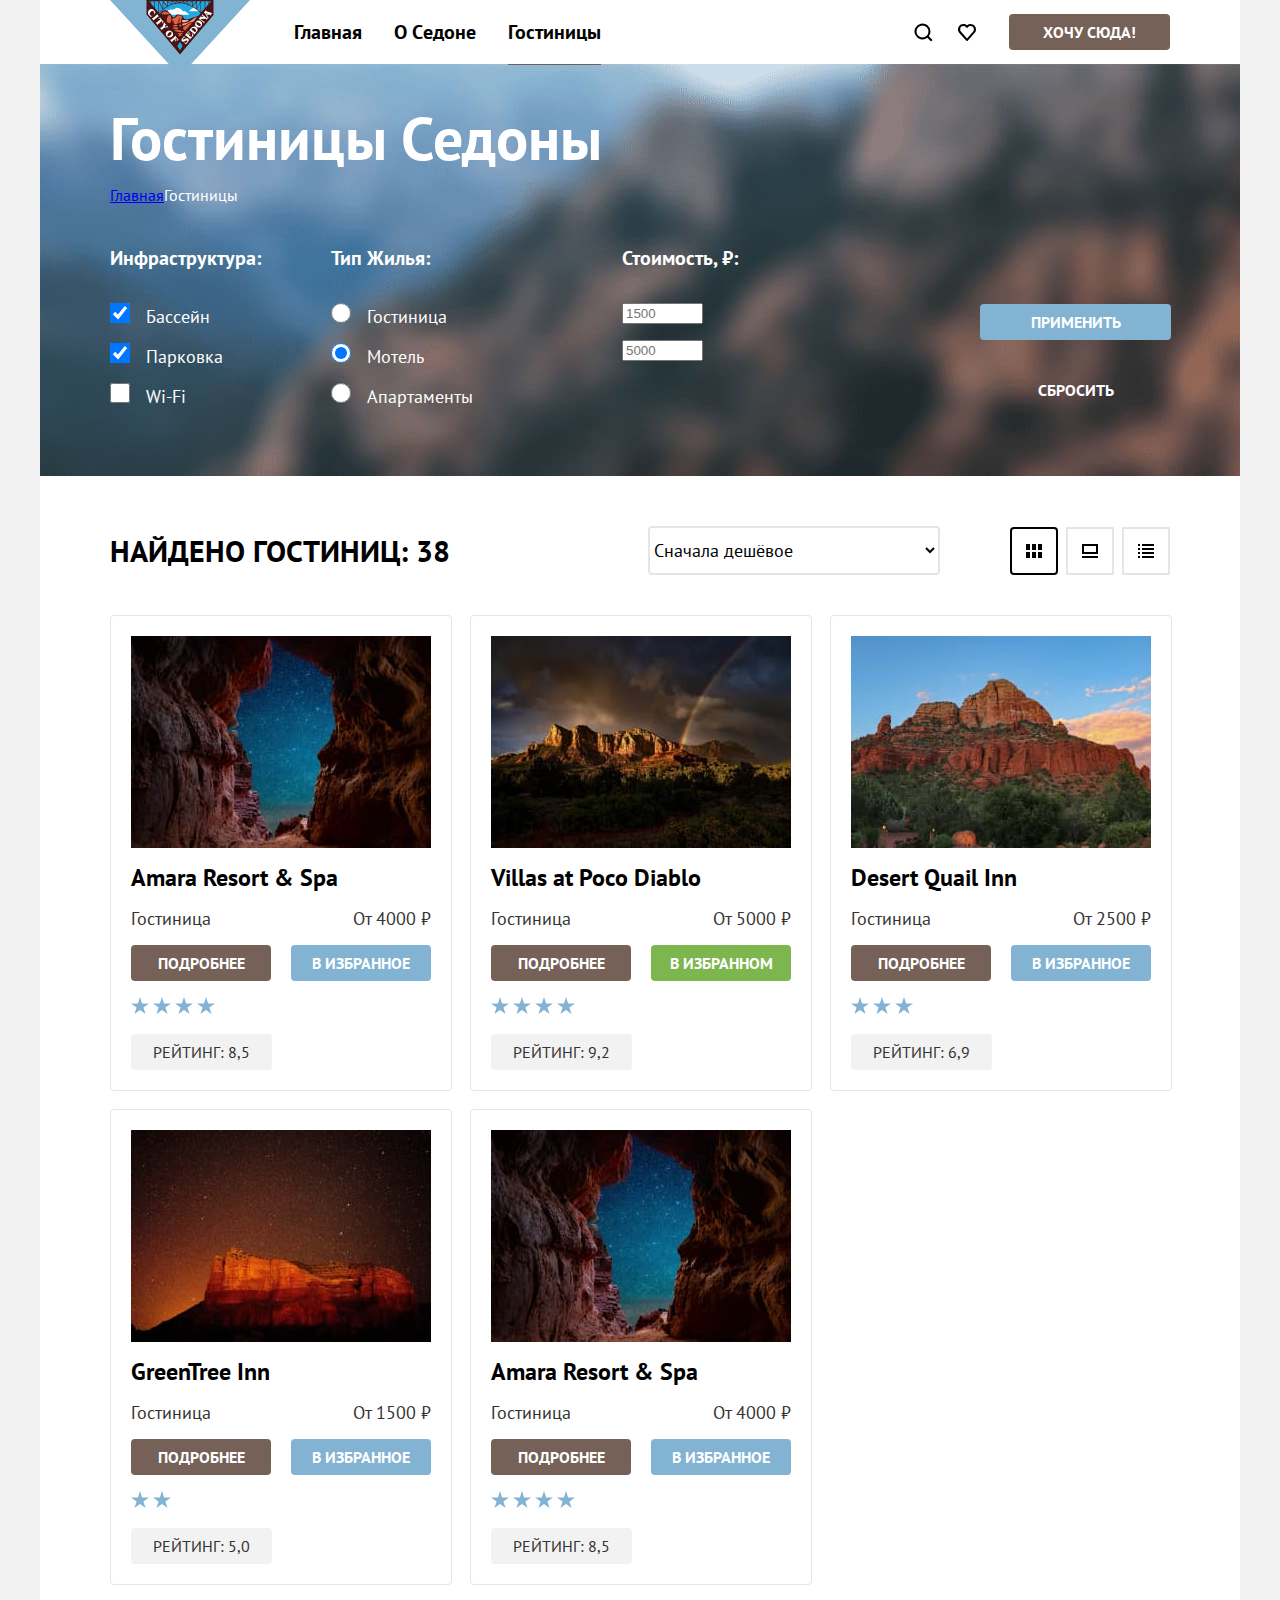
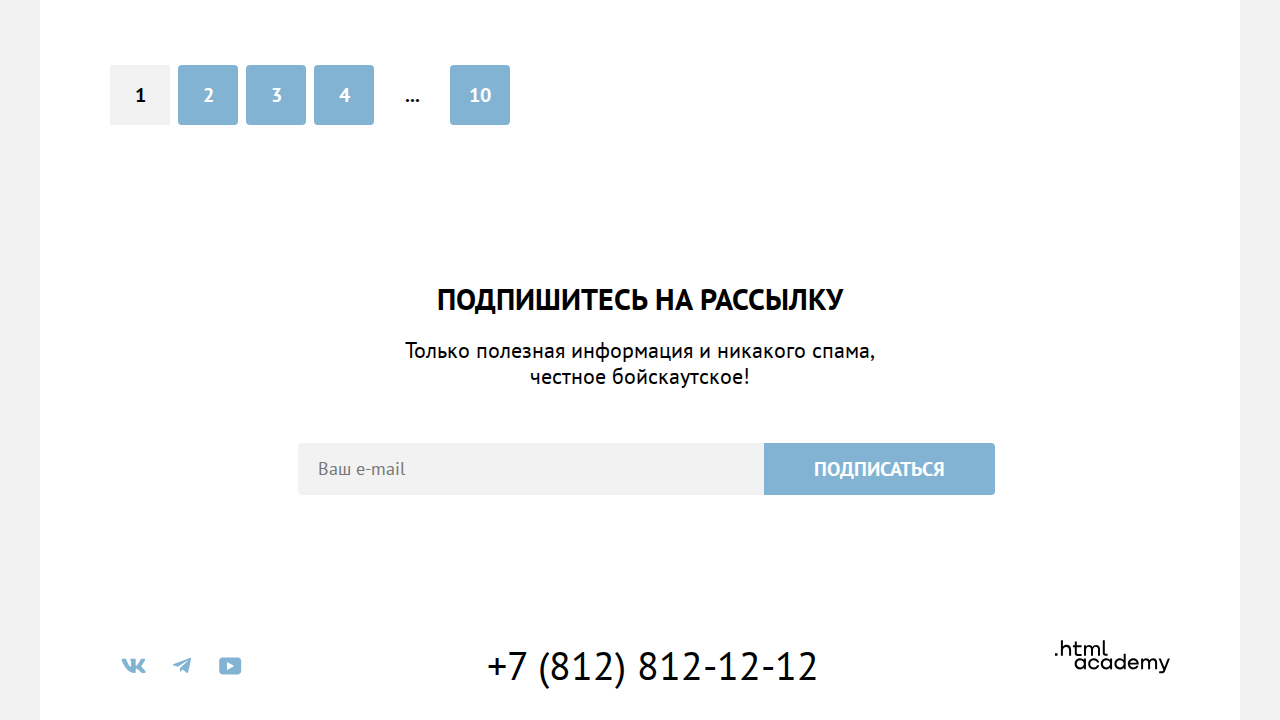
<file: catalog.html>
<!DOCTYPE html>
<html lang="ru">
  <head>
    <meta charset="UTF-8">
    <meta http-equiv="X-UA-Compatible" content="IE=edge">
    <meta name="viewport" content="width=device-width, initial-scale=1.0">
    <meta name="description" content="Отдых в Седоне, снять гостинницу в Седоне">
    <link rel="stylesheet" href="styles/styles.css">
    <title>HTML Academy: Седона</title>
  </head>
  <body class="body-container">
    <!-- шапка -->
    <header class="header-container">
      <nav class="navigation">
        <a class="navigation-logo-link" href="index.html">
          <img class="navigation-logo-image" src="icons/logo.svg" alt="Логотип города Седона" width="140" height="70">
        </a>
        <ul class="navigation-list-links">
          <li class="navigation-list-item">
            <a class="navigation-list-link" href="index.html">Главная</a>
          </li>
          <li class="navigation-list-item">
            <a class="navigation-list-link" href="#">О Cедоне</a>
          </li>
          <li class="navigation-list-item">
            <a class="navigation-list-link" href="catalog.html">Гостиницы</a>
          </li>
        </ul>
        <ul class="navigation-list-items">
          <li class="navigation-item-search">
              <a class="navigation-link-search" href="#">
                <span class="visually-hidden">Поиск по сайту</span>
              </a>
          </li>
          <li class="navigation-item-heart">
            <a class="navigation-link-heart" href="#">
              <span class="visually-hidden">Избранное</span>
            </a>
          </li>
          <li class="navigation-item-button">
            <a class="navigation-link-button" href="catalog.html">Хочу сюда!</a>
          </li>
        </ul>
      </nav>
    </header>
    <!-- основа -->
    <main class="main-catalog" data-test="filter">
      <section class="hotel-filter">
        <header class="filter-header">
          <h1 class="filter-title">Гостиницы Седоны</h1>
          <ul class="breadcrumbs">
            <li class="breadcrumbs-item">
              <a class="breadcrumbs-link" href="index.html">Главная</a>
            </li>
            <li class="breadcrumbs-item">
              <a class="breadcrumbs-link">Гостиницы</a>
            </li>
          </ul>
        </header>
        <form class="form-price" action="https://echo.htmlacademy.ru/" method="get" >
            <fieldset class="infostructure">
              <legend class="infostructure-title">Инфраструктура:</legend>
                <ul class="infostructure-list">
                  <li class="infostructure-item">
                    <label class="control">
                      <input class="control-input" type="checkbox" name="swimming-pool" checked>Бассейн
                    </label>
                  </li>
                  <li class="infostructure-item">
                    <label class="control">
                      <input class="control-input" type="checkbox" name="parking" checked>Парковка
                      </label>
                  </li>
                  <li class="infostructure-item">
                    <label class="control">
                      <input class="control-input" type="checkbox" name="wi-fi">Wi-Fi
                    </label>
                  </li>
                </ul>
            </fieldset>
            <fieldset class="type-of-housing" data-test="catalog">
              <legend class="type-of-housing-title">Тип Жилья:</legend>
                <ul class="type-of-housing-list">
                  <li class="type-of-housing-item">
                    <label class="control">
                      <input class="control-input" type="radio" name="housing" value="hotel">Гостиница
                    </label>
                  </li>
                  <li class="type-of-housing-item">
                    <label class="control">
                      <input class="control-input" type="radio" name="housing" value="motel" checked>Мотель
                    </label>
                  </li>
                  <li class="type-of-housing-item">
                    <label class="control">
                      <input class="control-input" type="radio" name="housing" value="apartments">Апартаменты
                    </label>
                  </li>
                </ul>
            </fieldset>
            <div class="price-input">
              <p class="price-title">Стоимость, &#8381:</p>
              <p class="price-form-min">
                <label class="form-label" for="price-min">
                  <input type="text" id="price-min" name="price-min" placeholder="1500" size="7">
                </label>
              </p>
              <p class="price-form-max">
                <label class="form-label" for="price-max">
                  <input type="text" id="price-max" name="price-max" placeholder="5000" size="7">
                </label>
              </p>
            </div>
            <div class="price-button">
              <button class="price-button-submit" type="submit">Применить</button>
              <button class="price-button-reset" type="reset">Сбросить</button>
            </div>
        </form>
      </section>
      <section class="catalog-hotels" data-test="catalog">
        <header class="header-catalog-card">
          <p class="header-catalog-card-search main-heading-title">
            Найдено гостиниц:
            <span class="search-result">38</span>
          </p>
          <select class="select-control heading-text" aria-label="Сортировка">
            <option value="cheap">Сначала дешёвое</option>
            <option value="popular">Сначала популярное</option>
            <option value="expensive">Сначала дорогое</option>
          </select>
          <ul class="button-list">
            <li class="button-item button-item-select card">
              <a class="button-card-link" href="#">
                <span class="visually-hidden">Показать карточки</span>
              </a>
            </li>
            <li class="button-item one">
              <a class="button-card-link" href="#">
                <span class="visually-hidden">Показать одну</span>
              </a>
            </li>
            <li class="button-item list">
              <a href="#" class="button-card-link">
                <span class="visually-hidden">Показать список</span>
              </a>
            </li>
          </ul>
        </header>
        <ul class="hostel-list" data-test="catalog">
          <li class="hostel">
            <ul class="hostel-card">
              <li class="hostel-card-image">
                <a class="hostel-card-link" href="#">
                  <img class="hostel-image" src="images/hotels/hotel-1.jpg" alt="Amara Resort & Spa" width="300" height="212">
                </a>
              </li>
              <li class="hostel-card-title">Amara Resort & Spa</li>
              <li class="hostel-type">Гостиница</li>
              <li class="hostel-price">От 4000 ₽</li>
              <li class="hostel-detailed">
                <a class="hostel-detailed-link" href="#">Подробнее</a>
              </li>
              <li class="hostel-favorites">
                <a class="hostel-favorites-link" href="#">В избранное</a>
              </li>
              <li class="hostel-stars">
                <img src="icons/star.svg" alt="Звезда" width="18" height="17">
                <img src="icons/star.svg" alt="Звезда" width="18" height="17">
                <img src="icons/star.svg" alt="Звезда" width="18" height="17">
                <img src="icons/star.svg" alt="Звезда" width="18" height="17">
              </li>
              <li class="hostel-rating">Рейтинг: 8,5</li>
            </ul>
          </li>
          <li class="hostel">
            <ul class="hostel-card">
              <li class="hostel-card-image">
                <a class="hostel-card-link" href="#">
                  <img class="hostel-image" src="images/hotels/hotel-2.jpg" alt="Amara Resort & Spa" width="300" height="212">
                </a>
              </li>
              <li class="hostel-card-title">Villas at Poco Diablo</li>
              <li class="hostel-type">Гостиница</li>
              <li class="hostel-price">От 5000 ₽</li>
              <li class="hostel-detailed">
                <a class="hostel-detailed-link"  href="#">Подробнее</a>
              </li>
              <li class="hostel-favorites">
                <a class="hostel-favorites-link favorite" href="#">В избранном</a>
              </li>
              <li class="hostel-stars">
                <img src="icons/star.svg" alt="Звезда" width="18" height="17">
                <img src="icons/star.svg" alt="Звезда" width="18" height="17">
                <img src="icons/star.svg" alt="Звезда" width="18" height="17">
                <img src="icons/star.svg" alt="Звезда" width="18" height="17">
              </li>
              <li class="hostel-rating">Рейтинг: 9,2</li>
            </ul>
          </li>
          <li class="hostel">
            <ul class="hostel-card">
              <li class="hostel-card-image">
                <a class="hostel-card-link" href="#">
                  <img class="hostel-image" src="images/hotels/hotel-3.jpg" alt="Amara Resort & Spa" width="300" height="212">
                </a>
              </li>
              <li class="hostel-card-title">Desert Quail Inn</li>
              <li class="hostel-type">Гостиница</li>
              <li class="hostel-price">От 2500 ₽</li>
              <li class="hostel-detailed">
                <a class="hostel-detailed-link"  href="#">Подробнее</a>
              </li>
              <li class="hostel-favorites">
                <a class="hostel-favorites-link" href="#">В избранное</a>
              </li>
              <li class="hostel-stars">
                <img src="icons/star.svg" alt="Звезда" width="18" height="17">
                <img src="icons/star.svg" alt="Звезда" width="18" height="17">
                <img src="icons/star.svg" alt="Звезда" width="18" height="17">
              </li>
              <li class="hostel-rating">Рейтинг: 6,9</li>
            </ul>
          </li>
          <li class="hostel">
            <ul class="hostel-card">
              <li class="hostel-card-image">
                <a class="hostel-card-link" href="#">
                  <img class="hostel-image" src="images/hotels/hotel-4.jpg" alt="Amara Resort & Spa" width="300" height="212">
                </a>
              </li>
              <li class="hostel-card-title">GreenTree Inn</li>
              <li class="hostel-type">Гостиница</li>
              <li class="hostel-price">От 1500 ₽</li>
              <li class="hostel-detailed">
                <a class="hostel-detailed-link"  href="#">Подробнее</a>
              </li>
              <li class="hostel-favorites">
                <a class="hostel-favorites-link" href="#">В избранное</a>
              </li>
              <li class="hostel-stars">
                <img src="icons/star.svg" alt="Звезда" width="18" height="17">
                <img src="icons/star.svg" alt="Звезда" width="18" height="17">
              </li>
              <li class="hostel-rating">Рейтинг: 5,0</li>
            </ul>
          </li>
          <li class="hostel">
            <ul class="hostel-card">
              <li class="hostel-card-image">
                <a class="hostel-card-link" href="#">
                  <img class="hostel-image" src="images/hotels/hotel-1.jpg" alt="Amara Resort & Spa" width="300" height="212">
                </a>
              </li>
              <li class="hostel-card-title">Amara Resort & Spa</li>
              <li class="hostel-type">Гостиница</li>
              <li class="hostel-price">От 4000 ₽</li>
              <li class="hostel-detailed">
                <a class="hostel-detailed-link"  href="#">Подробнее</a>
              </li>
              <li class="hostel-favorites">
                <a class="hostel-favorites-link" href="#">В избранное</a>
              </li>
              <li class="hostel-stars">
                <img src="icons/star.svg" alt="Звезда" width="18" height="17">
                <img src="icons/star.svg" alt="Звезда" width="18" height="17">
                <img src="icons/star.svg" alt="Звезда" width="18" height="17">
                <img src="icons/star.svg" alt="Звезда" width="18" height="17">
              </li>
              <li class="hostel-rating">Рейтинг: 8,5</li>
            </ul>
          </li>
        </ul>
        <ul class="pagination">
          <li class="pagination-item pagination-submit">
            <a class="pagination-link pagination-submit" href="#">1</a>
          </li>
          <li class="pagination-item">
            <a class="pagination-link" href="#">2</a>
          </li>
          <li class="pagination-item">
            <a class="pagination-link" href="#">3</a>
          </li>
          <li class="pagination-item">
            <a class="pagination-link" href="#">4</a>
          </li>
          <li class="pagination-item pagination-none">
            <a class="pagination-link pagination-none" href="#">...</a>
          </li>
          <li class="pagination-item">
            <a class="pagination-link" href="#">10</a>
          </li>
        </ul>
      </section>
      <div class="catalog-subscription">
        <h3 class="subscription-title main-heading-title">Подпишитесь на рассылку</h3>
        <p class="subscription-text main-heading-text">Только полезная информация и никакого спама, честное бойскаутское!</p>
        <form class="newsletter-form" action="https://echo.htmlacademy.ru/" method="post">
          <input class="newsletter-field" placeholder="Ваш e-mail" type="email" name="newsletter-email" id="newsletter-email" required>
          <a class="newsletter-button" href="catalog.html">Подписаться</a>
        </form>
      </div>
    </main>
    <!-- подвал -->
    <footer class="footer-conteiner">
      <ul class="social-list">
        <li class="social-list-item">
          <a class="button-vk-link" href="https://vk.com/htmlacademy"></a>
        </li>
        <li class="social-list-item">
          <a class="button-telegram-link" href="https://t.me/htmlacademy"></a>
        </li>
        <li class="social-list-item">
          <a class="button-yt-link" href="https://www.youtube.com/user/htmlacademyru"></a>
        </li>
      </ul>
      <a class="address-phone" href="tel:+78128121212">+7 (812) 812-12-12</a>
      <a class="htmlacademy-link" href="https://htmlacademy.ru/">
        <img src="/icons/html-academy.svg" alt="html-academy.svg">
      </a>
    </footer>
  </body>
</html>
</file>
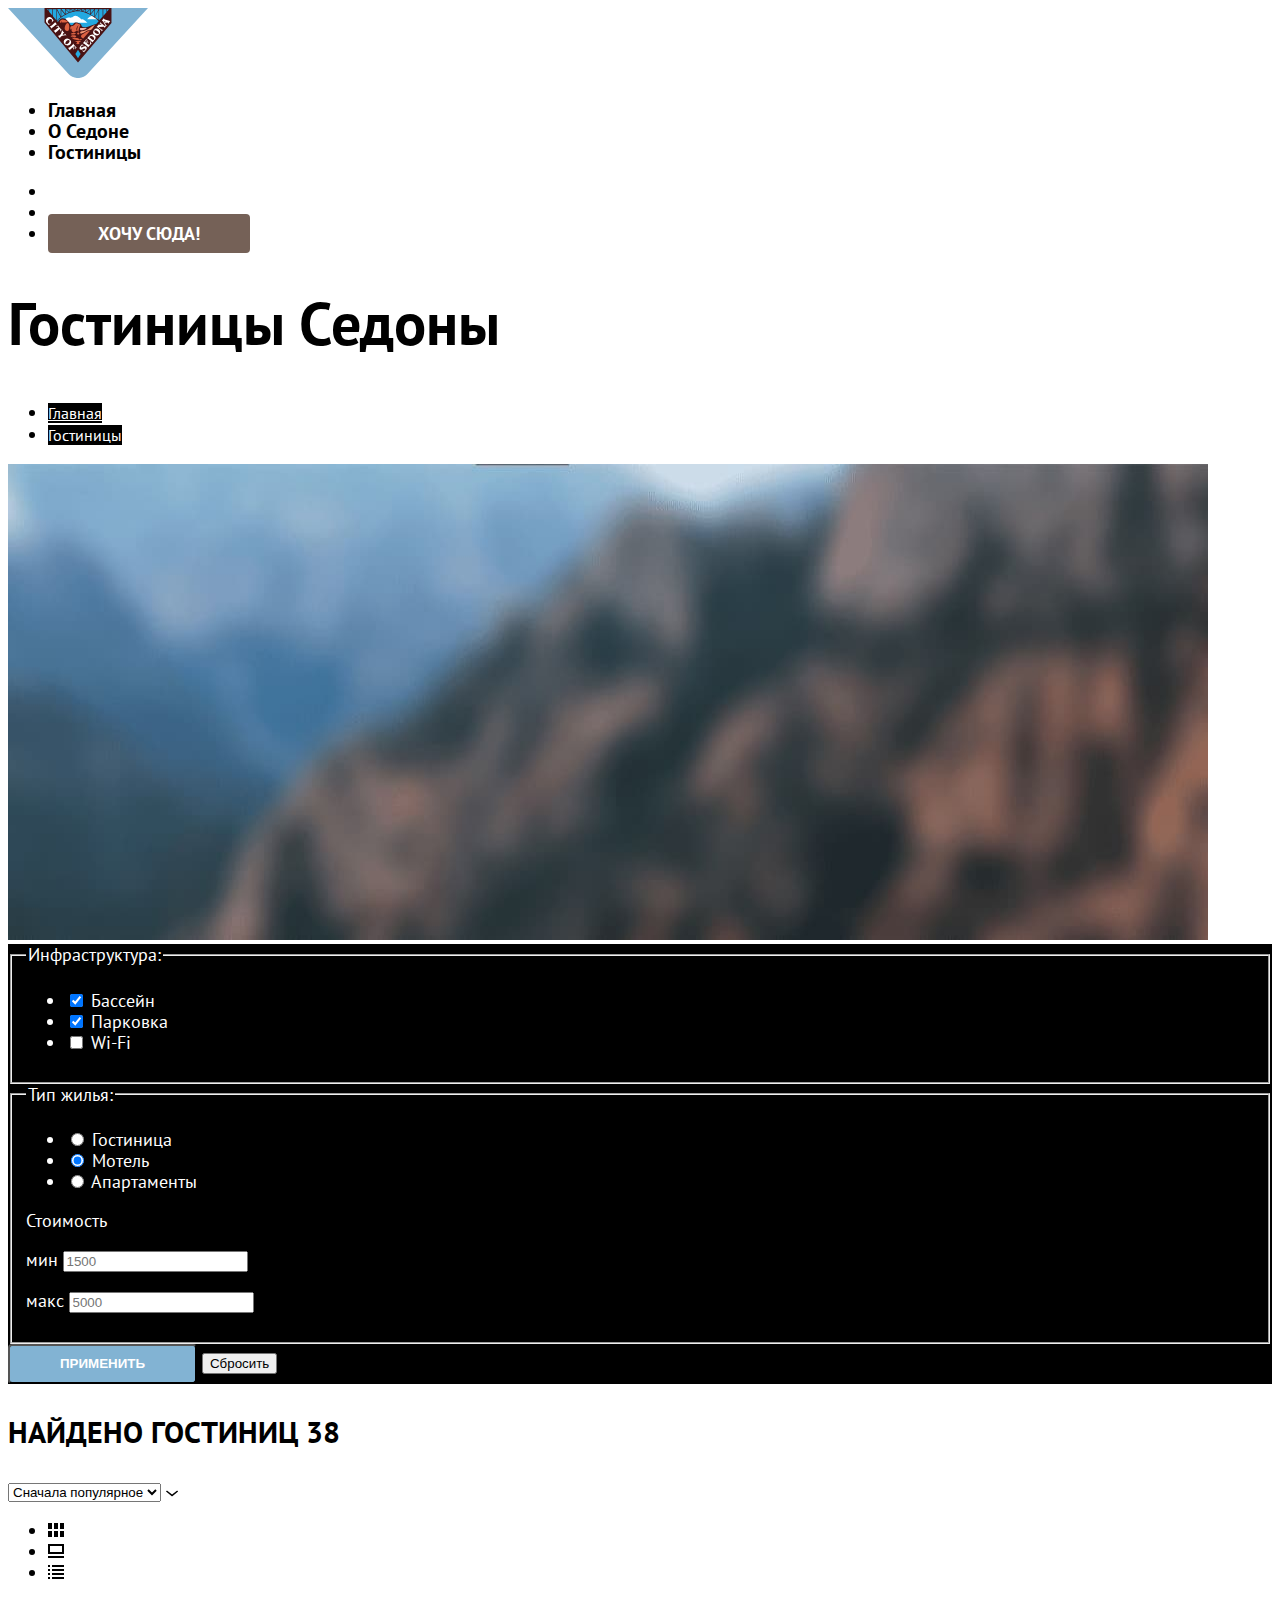
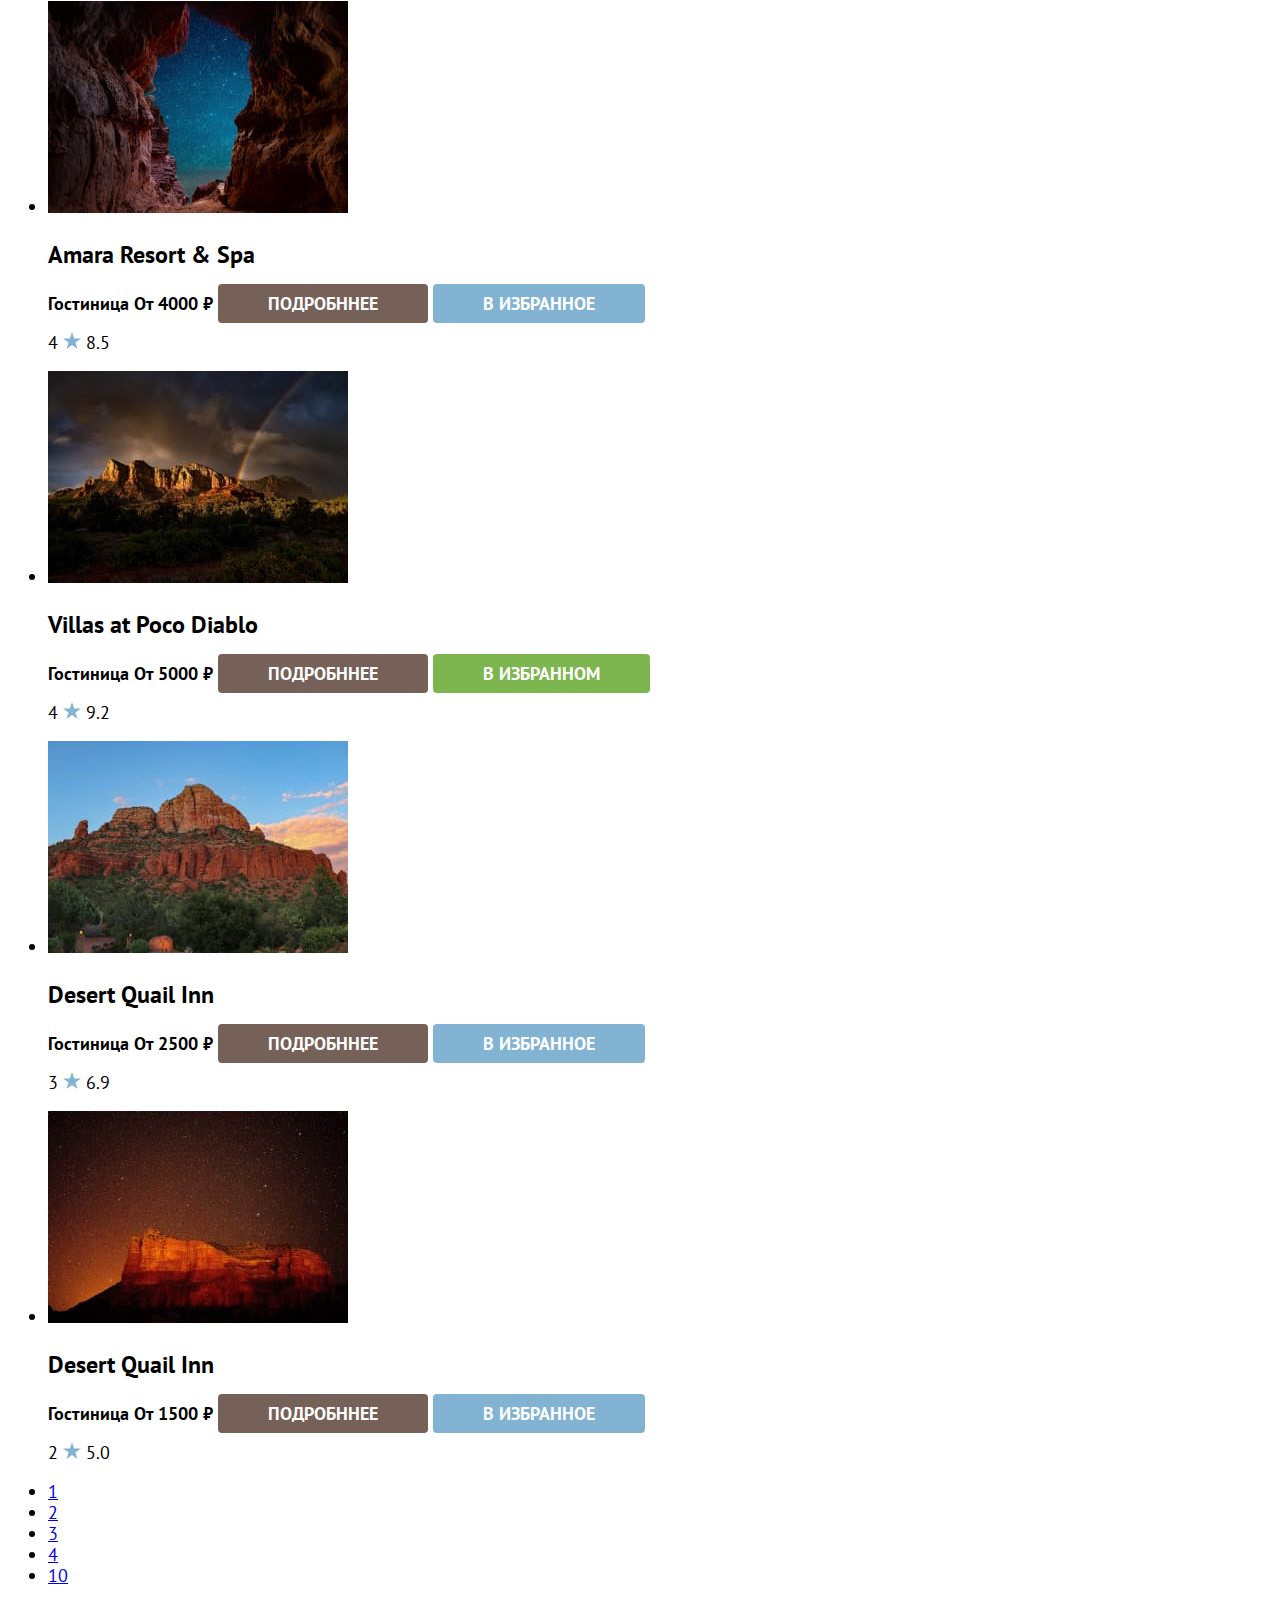
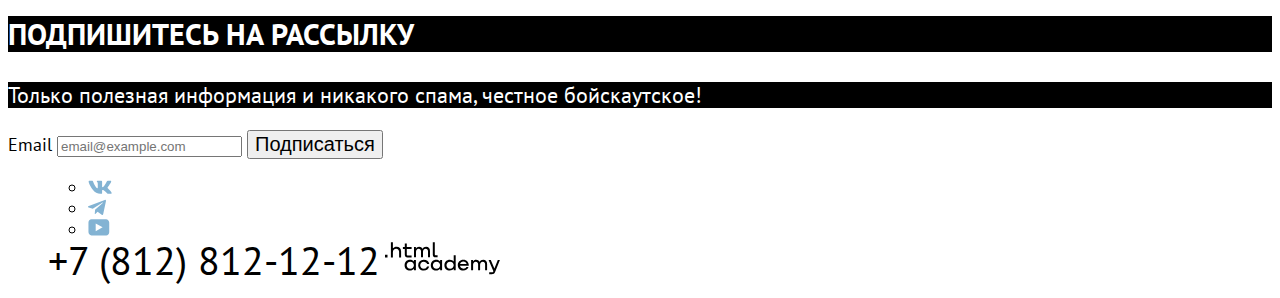
<file: 4/catalog.html>
<!DOCTYPE html>
<html lang="ru">
  <head>
    <meta charset="UTF-8">
    <meta http-equiv="X-UA-Compatible" content="IE=edge">
    <meta name="viewport" content="width=device-width, initial-scale=1.0">
    <meta name="description" content="Отдых в Седоне, снять гостинницу в Седоне">
    <link rel="stylesheet" href="styles/styles.css">
    <title>HTML Academy: Седона</title>
    <base href="https://htmlacademy-htmlcss.github.io/2251273-sedona-36/4/">
</head>
  <body>
    <!-- шапка -->
    <header class="header-page" data-test="header">
      <nav class="navigation">
        <a href="index.html">
          <img src="icons/logo.svg" alt="Логотип города Седона" width="140" height="70">
        </a>
        <ul class="navigation-list">
          <li class="navigation-list-item">
            <a class="navigation-list-link" href="index.html">Главная</a>
          </li>
          <li class="navigation-list-item">
            <a class="navigation-list-link" href="#">О седоне</a>
          </li>
          <li class="navigation-list-item">
            <a class="navigation-list-link" href="#">Гостиницы</a>
          </li>
        </ul>
        <ul class="navigation-list-items">
          <li class="navigation-item">
            <span class="visually-hidden">
              <a class="navigation-item-link" href="#">Поиск по сайту
                <img src="icons/header/search.svg" alt="Поиск по сайту" width="20" height="20">
              </a>
            </span>
          </li>
          <li class="navigation-item">
            <span class="visually-hidden">
              <a class="navigation-item-link" href="#">Избранное
                <img src="icons/header/heart.svg" alt="Избранное" width="20" height="20">
              </a>
            </span>
          </li>
          <li class="navigation-item">
            <a class="navigation-item-button button-brown" href="#">Хочу сюда!</a>
          </li>
        </ul>
      </nav>
    </header>
    <main class="main-inner" data-test="main">
      <header class="inner-header">
        <h1 class="inner-header-title">Гостиницы Седоны</h1>
        <ul class="breadcrumbs">
          <li class="breadcrumbs-item">
            <a class="breadcrumbs-link" href="index.html">Главная</a>
          </li>
          <li class="breadcrumbs-item">
            <a class="breadcrumbs-link">Гостиницы</a>
          </li>
        </ul>
      </header>
      <section class="catalog-products" data-test="filter">
        <h2 class="visually-hidden">Лучшие гостинницы</h2>
        <img src="images/catalog-background.jpg" alt="Фоновое изображение страницы каталога" width="1200" height="476">
        <form class="catalog-filter" action="https://echo.htmlacademy.ru/" method="get" >
          <fieldset class="catalog-filter-group">
            <legend class="catalog-filter-title">Инфраструктура:</legend>
            <ul class="catalog-filter-list">
              <li class="catalog-filter-item">
                <label class="control">
                  <input class="control-input" type="checkbox" name="swimming-pool" checked>
                    Бассейн
                </label>
              </li>
              <li class="catalog-filter-item">
                <label class="control">
                  <input class="control-input" type="checkbox" name="parking" checked>
                    Парковка
                </label>
              </li>
              <li class="catalog-filter-item">
                <label class="control">
                  <input class="control-input" type="checkbox" name="wi-fi">
                    Wi-Fi
                </label>
              </li>
            </ul>
          </fieldset>
          <fieldset class="catalog-filter" data-test="catalog">
            <legend class="catalog-filter-title">Тип жилья:</legend>
              <ul class="catalog-filter-list">
                <li class="catalog-filter-item">
                  <label class="control">
                    <input class="control-input" type="radio" name="housing" value="hotel">
                      Гостиница
                  </label>
                </li>
                <li class="catalog-filter-item">
                  <label class="control">
                    <input class="control-input" type="radio" name="housing" value="motel" checked>
                      Мотель
                  </label>
                </li>
                <li class="catalog-filter-item">
                  <label class="control">
                    <input class="control-input" type="radio" name="housing" value="apartments">
                      Апартаменты
                  </label>
                </li>
              </ul>
              <p>Стоимость</p>
                <p class="appointment-form-min">
                  <label class="form-label" for="appointment-min">мин</label>
                  <input type="text" id="appointment-min" name="appointment-min" placeholder="1500">
                </p>
                <p class="appointment-form-max">
                    <label class="form-label" for="appointment-max">макс</label>
                  <input type="text" id="appointment-max" name="appointment-max" placeholder="5000">
                </p>
          </fieldset>
          <button class="button button-blue" type="submit">Применить</button>
          <button class="button" type="reset">Сбросить</button>
        </form>
      </section>

      <section class="catalog-card ">
        <p class="search heading-main">
          Найдено гостиниц
          <span class="search-result">38</span>
        </p>
        <select class="select-control" aria-label="Сортировка">
          <option value="popular">Сначала популярное</option>
          <option value="cheap">Сначала дешёвое</option>
          <option value="expensive">Сначала дорогое</option>
        </select>
        <img src="icons/catalog-card/down-arrow.svg" alt="стрелка раскрытия списка" width="12" height="7">
        <ul class="button-list">
          <li class="button-items">
            <a class="button" href="#">
              <span class="visually-hidden">Показать карточки</span>
              <img src="icons/catalog-card/catalog.svg" alt="Показать карточки" width="16" height="14">
            </a>
          </li>
          <li class="button-items">
            <a class="button button-one" href="#">
              <span class="visually-hidden">Показать одну</span>
              <img src="icons/catalog-card/one.svg" alt="Показать одну" width="16" height="14">
            </a>
          </li>
          <li class="button-items">
            <a href="#" class="button button-list">
              <span class="visually-hidden">Показать список</span>
              <img src="icons/catalog-card/list.svg" alt="Показать список" width="16" height="14">
            </a>
          </li>
        </ul>
        <ul class="select-control">
          <li class="hostel-card">
            <a class="hostel-card-link" href="product.html">
              <img class="hostel-card-image" src="images/hotels/hotel-1.jpg" alt="" width="300" height="212">
              <h3 class="hostelt-card-title">Amara Resort & Spa</h3>
            </a>
            <b class="hostel-type">Гостиница</b>
            <b class="hostel-price">От 4000 ₽</b>
            <a class="product-card-button button button-brown" href="#">Подробннее</a>
            <a class="product-card-button button button-blue" href="#">В избранное</a>
            <p>
              <span class="stars">
                4
                <img src="icons/star.svg" alt="Звезда" width="18" height="17">
              </span>
              <span class="rating">8.5</span>
            </p>
          </li>
          <li class="hostel-card">
            <a class="hostel-card-link" href="product.html">
              <img class="hostel-card-image" src="images/hotels/hotel-2.jpg" alt="Villas at Poco Diablo" width="300" height="212">
              <h3 class="hostelt-card-title">Villas at Poco Diablo</h3>
            </a>
            <b class="hostel-type">Гостиница</b>
            <b class="hostel-price">От 5000 ₽</b>
            <a class="product-card-button button button-brown" href="#">Подробннее</a>
            <a class="product-card-button button button-green" href="#">В избранном</a>
            <p>
              <span class="stars">
                4
                <img src="icons/star.svg" alt="Звезда" width="18" height="17">
              </span>
              <span class="rating">9.2</span>
            </p>
          </li>
          <li class="hostel-card">
            <a class="hostel-card-link" href="product.html">
              <img class="hostel-card-image" src="images/hotels/hotel-3.jpg" alt="Desert Quail Inn" width="300" height="212">
              <h3 class="hostelt-card-title">Desert Quail Inn</h3>
            </a>
            <b class="hostel-type">Гостиница</b>
            <b class="hostel-price">От 2500 ₽</b>
            <a class="product-card-button button button-brown" href="#">Подробннее</a>
            <a class="product-card-button button button-blue" href="#">В избранное</a>
            <p>
              <span class="stars">
                3
                <img src="icons/star.svg" alt="Звезда" width="18" height="17">
              </span>
              <span class="rating">6.9</span>
            </p>
          </li>
          <li class="hostel-card">
            <a class="hostel-card-link" href="product.html">
              <img class="hostel-card-image" src="images/hotels/hotel-4.jpg" alt="Desert Quail Inn" width="300" height="212">
              <h3 class="hostelt-card-title">Desert Quail Inn</h3>
            </a>
            <b class="hostel-type">Гостиница</b>
            <b class="hostel-price">От 1500 ₽</b>
            <a class="product-card-button button button-brown" href="#">Подробннее</a>
            <a class="product-card-button button button-blue" href="#">В избранное</a>
            <p>
              <span class="stars">
                2
                <img src="icons/star.svg" alt="Звезда" width="18" height="17">
              </span>
              <span class="rating">5.0</span>
            </p>
          </li>
        </ul>
        <ul class="pagination">
          <li class="pagination-item">
            <a class="pagination-link" href="#">1</a>
          </li>
          <li class="pagination-item">
            <a class="pagination-link" href="#">2</a>
          </li>
          <li class="pagination-item">
            <a class="pagination-link" href="#">3</a>
          </li>
          <li class="pagination-item">
            <a class="pagination-link" href="#">4</a>
          </li>
          <li class="pagination-item">
            <a class="pagination-link" href="#">10</a>
          </li>
        </ul>
      </section>
      <section class="newsletter" data-test="subscribe">
        <h3 class="page-footer-title heading-main">Подпишитесь на рассылку</h3>
        <p class="page-footer-text title-text">Только полезная информация и никакого спама, честное бойскаутское!</p>
        <form class="newsletter-form" action="https://echo.htmlacademy.ru/" method="post">
          <label for="newsletter-email">Email</label>
          <input class="field" placeholder="email@example.com" type="email" name="newsletter-email" id="newsletter-email" required>
          <button class="button newsletter-button" type="submit">
            <span class="button newsletter-button-text">Подписаться</span>
          </button>
        </form>
      </section>
    </main>
    <!-- подвал -->
    <footer class="footer-page" data-test="footer">
      <h2 class="visually-hidden">Обратная связь</h2>
      <h3 class="visually-hidden">Мы в социальных сетях</h3>
      <ul class="footer-social-list">
        <ul class="footer-social-list">
          <li class="footer-social-item">
            <a class="button" href="https://vk.com/htmlacademy">
              <span class="visually-hidden">ВКонтакте</span>
              <img src="icons/social/vk.svg" alt="вконтакте" width="24" height="14">
            </a>
          </li>
          <li class="footer-social-item">
            <a class="button" href="https://t.me/htmlacademy">
              <span class="visually-hidden">Телеграмм</span>
              <img src="icons/social/telegram.svg" alt="телеграмм" width="18" height="16">
            </a>
          </li>
          <li class="footer-social-item">
            <a class="button" href="https://www.youtube.com/user/htmlacademyru">
              <span class="visually-hidden">YouTube</span>
              <img src="icons/social/youtube.svg" alt="youtube" width="22" height="17">
            </a>
          </li>
        </ul>
      <h3 class="visually-hidden">Телефон</h3>
      <a class="footer-contacts-address-phone" href="tel:+78128121212">+7 (812) 812-12-12</a>
      <a class="htmlacademy-link" href="https://htmlacademy.ru/">
        <img src="icons/html-academy.svg" alt=".html academy" width="115" height="33">
      </a>
    </footer>
  </body>
</html>
</file>
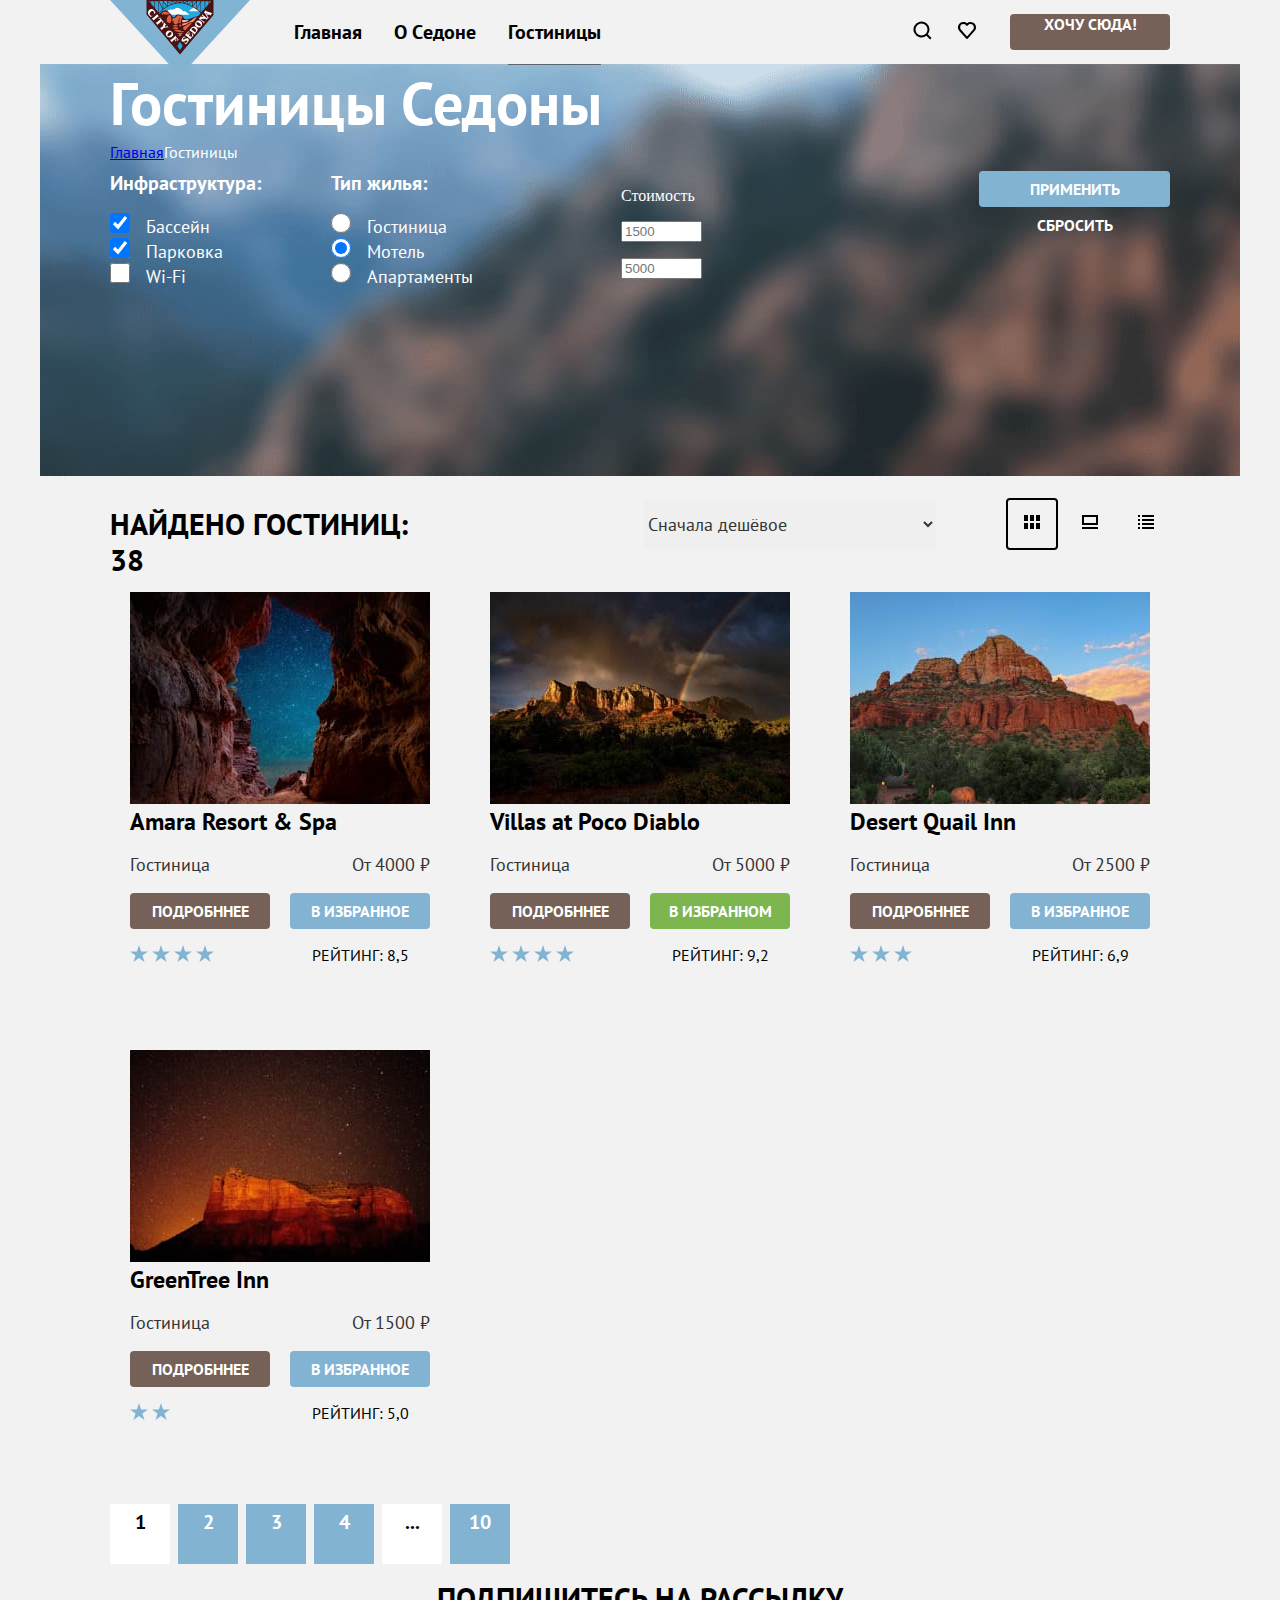
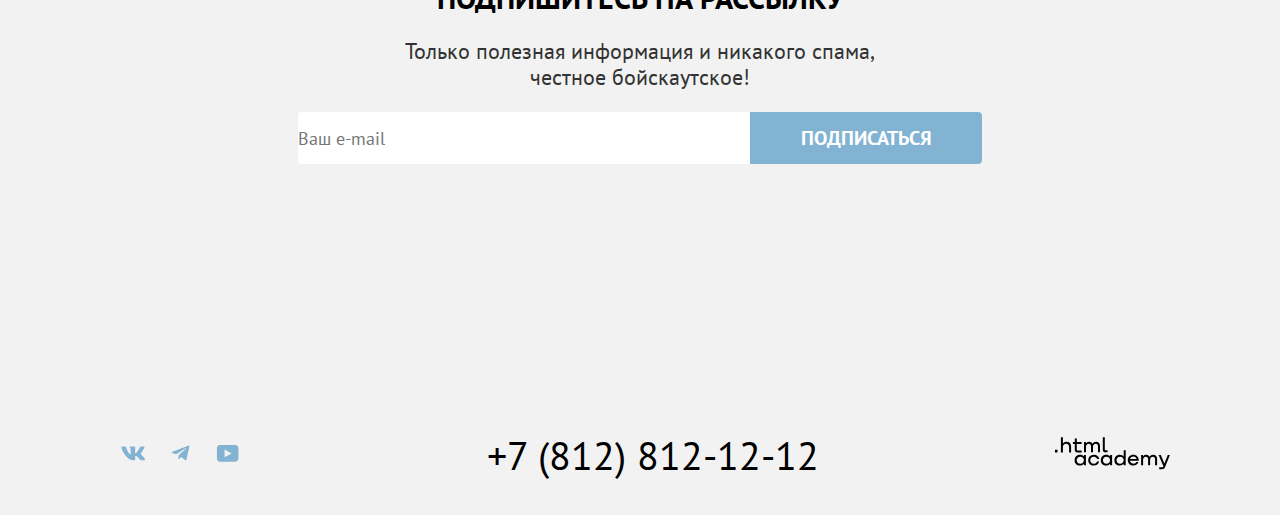
<file: 5/catalog.html>
<!DOCTYPE html>
<html lang="ru">
  <head>
    <meta charset="UTF-8">
    <meta http-equiv="X-UA-Compatible" content="IE=edge">
    <meta name="viewport" content="width=device-width, initial-scale=1.0">
    <meta name="description" content="Отдых в Седоне, снять гостинницу в Седоне">
    <link rel="stylesheet" href="styles/styles.css">
    <title>HTML Academy: Седона</title>
    <base href="https://htmlacademy-htmlcss.github.io/2251273-sedona-36/5/">
</head>
  <body class="body-conteiner">
    <!-- шапка -->
    <header class="header-conteiner" data-test="header">
      <a href="index.html">
        <img class="navigation-logo" src="icons/logo.svg" alt="Логотип города Седона" width="140" height="70">
      </a>
      <nav class="navigation">
        <ul class="navigation-list">
          <li class="navigation-list-item">
            <a class="navigation-list-link" href="index.html">Главная</a>
          </li>
          <li class="navigation-list-item">
            <a class="navigation-list-link" href="#">О Cедоне</a>
          </li>
          <li class="navigation-list-item">
            <a class="navigation-list-link" href="catalog.html">Гостиницы</a>
          </li>
        </ul>
        <ul class="navigation-list-items">
          <li class="navigation-item">
            <img class="navigation-item-search" src="icons/header/search.svg" alt="Поиск по сайту" width="20" height="20">
            <span class="visually-hidden">
              <a class="navigation-item-link" href="#">Поиск по сайту</a>
            </span>
          </li>
          <li class="navigation-item">
            <img class="navigation-item-heart" src="icons/header/heart.svg" alt="Избранное" width="20" height="20">
            <span class="visually-hidden">
              <a class="navigation-item-link" href="#">Избранное</a>
            </span>
          </li>
          <li class="navigation-item-bootton">
            <a class="navigation-link-button" href="#">Хочу сюда!</a>
          </li>
        </ul>
      </nav>
    </header>
    <!-- основа -->
    <main class="main-catalog" data-test="filter">
      <section class="hotel-filter-background">
        <div class="hotel-filter">
          <header class="filter-header">
            <h1 class="filter-title">Гостиницы Седоны</h1>
            <ul class="breadcrumbs">
              <li class="breadcrumbs-item">
                <a class="breadcrumbs-link" href="index.html">Главная</a>
              </li>
              <li class="breadcrumbs-item">
                <a class="breadcrumbs-link">Гостиницы</a>
              </li>
            </ul>
          </header>
          <div class="filters">
            <fieldset class="infostructure">
              <legend class="infostructure-title">Инфраструктура:</legend>
                <ul class="infostructure-list">
                  <li class="infostructure-item">
                    <label class="control">
                      <input class="control-input" type="checkbox" name="swimming-pool" checked>Бассейн
                    </label>
                  </li>
                  <li class="infostructure-item">
                    <label class="control">
                      <input class="control-input" type="checkbox" name="parking" checked>Парковка
                    </label>
                  </li>
                  <li class="infostructure-item">
                    <label class="control">
                      <input class="control-input" type="checkbox" name="wi-fi">Wi-Fi
                    </label>
                  </li>
              </ul>
            </fieldset>
            <fieldset class="type-of-housing" data-test="catalog">
              <legend class="type-of-housing-title">Тип жилья:</legend>
                <ul class="type-of-housing-list">
                  <li class="type-of-housing-item">
                    <label class="control">
                      <input class="control-input" type="radio" name="housing" value="hotel">Гостиница
                    </label>
                  </li>
                  <li class="type-of-housing-item">
                    <label class="control">
                      <input class="control-input" type="radio" name="housing" value="motel" checked>Мотель
                    </label>
                  </li>
                  <li class="type-of-housing-item">
                    <label class="control">
                      <input class="control-input" type="radio" name="housing" value="apartments">Апартаменты
                    </label>
                  </li>
                </ul>
            </fieldset>
            <div class="price">
              <p class="price-title">Стоимость</p>
              <p class="price-form-min">
                <label class="form-label" for="price-min">
                  <input type="text" id="price-min" name="price-min" placeholder="1500" size="7">
                </label>
              </p>
              <p class="price-form-max">
                <label class="form-label" for="price-max">
                  <input type="text" id="price-max" name="price-max" placeholder="5000" size="7">
                </label>
              </p>
            </div>
            <form class="price-button" action="https://echo.htmlacademy.ru/" method="get" >
              <button class="price-button-submit" type="submit">Применить</button>
              <button class="price-button-reset" type="reset">Сбросить</button>
            </form>
          </div>
        </div>
      </section>
      <section class="catalog-hotels" data-test="catalog">
        <header class="header-catalog-card">
          <p class="search">
            Найдено гостиниц:
            <span class="search-result">38</span>
          </p>
          <div class="header-sorted">
            <select class="select-control" aria-label="Сортировка">
              <option value="cheap">Сначала дешёвое</option>
              <option value="popular">Сначала популярное</option>
              <option value="expensive">Сначала дорогое</option>
            </select>
            <ul class="button-list">
              <li class="button-items button-item-select">
                <a class="button" href="#">
                  <span class="visually-hidden">Показать карточки</span>
                  <img src="icons/catalog-card/catalog.svg" alt="Показать карточки" width="16" height="14">
                </a>
              </li>
              <li class="button-items">
                <a class="button" href="#">
                  <span class="visually-hidden">Показать одну</span>
                  <img src="icons/catalog-card/one.svg" alt="Показать одну" width="16" height="14">
                </a>
              </li>
              <li class="button-items">
                <a href="#" class="button">
                  <span class="visually-hidden">Показать список</span>
                  <img src="icons/catalog-card/list.svg" alt="Показать список" width="16" height="14">
                </a>
              </li>
            </ul>
          </div>
        </header>
        <ul class="hostel-list" data-test="catalog">
          <li class="hostel-card">
            <div class="hostel-card-small">
              <a class="hostel-card-link" href="product.html">
                <img class="hostel-card-image" src="images/hotels/hotel-1.jpg" alt="" width="300" height="212">
                <h3 class="hostelt-card-title">Amara Resort & Spa</h3>
              </a>
              <div class="hostel-description">
                <p class="hostel-type">Гостиница</p>
                <p class="hostel-price">От 4000 ₽</p>
                <form action="#">
                  <button class="button-brown" type="submit">Подробннее</button>
                </form>
                <form action="#">
                  <button class="button-blue" type="submit">В избранное</button>
                </form>
                <p>
                  <span class="stars">
                    <img src="icons/star.svg" alt="Звезда" width="18" height="17">
                    <img src="icons/star.svg" alt="Звезда" width="18" height="17">
                    <img src="icons/star.svg" alt="Звезда" width="18" height="17">
                    <img src="icons/star.svg" alt="Звезда" width="18" height="17">
                  </span>
                </p>
                <p class="rating">Рейтинг:
                  <span class="stars">8,5</span>
                </p>
              </div>
            </div>
          </li>
          <li class="hostel-card" >
            <div class="hostel-card-small">
              <a class="hostel-card-link" href="product.html">
                <img class="hostel-card-image" src="images/hotels/hotel-2.jpg" alt="Villas at Poco Diablo" width="300" height="212">
                <h3 class="hostelt-card-title">Villas at Poco Diablo</h3>
              </a>
              <div class="hostel-description">
                <p class="hostel-type">Гостиница</p>
                <p class="hostel-price">От 5000 ₽</p>
                <form action="#">
                  <button class="button-brown" type="submit">Подробннее</button>
                </form>
                <form action="#">
                  <button class="button-green" type="submit">В избранном</button>
                </form>
                <p>
                  <span class="stars">
                    <img src="icons/star.svg" alt="Звезда" width="18" height="17">
                    <img src="icons/star.svg" alt="Звезда" width="18" height="17">
                    <img src="icons/star.svg" alt="Звезда" width="18" height="17">
                    <img src="icons/star.svg" alt="Звезда" width="18" height="17">
                  </span>
                </p>
                <p class="rating">Рейтинг:
                  <span class="stars">9,2</span>
                </p>
              </div>
            </div>
          </li>
          <li class="hostel-card">
            <div class="hostel-card-small">
              <a class="hostel-card-link" href="product.html">
                <img class="hostel-card-image" src="images/hotels/hotel-3.jpg" alt="Desert Quail Inn" width="300" height="212">
                <h3 class="hostelt-card-title">Desert Quail Inn</h3>
              </a>
              <div class="hostel-description">
                <p class="hostel-type">Гостиница</p>
                <p class="hostel-price">От 2500 ₽</p>
                <form action="#">
                  <button class="button-brown" type="submit">Подробннее</button>
                </form>
                <form action="#">
                  <button class="button-blue" type="submit">В избранное</button>
                </form>
                <p>
                  <span class="stars">
                    <img src="icons/star.svg" alt="Звезда" width="18" height="17">
                    <img src="icons/star.svg" alt="Звезда" width="18" height="17">
                    <img src="icons/star.svg" alt="Звезда" width="18" height="17">
                  </span>
                </p>
                <p class="rating">Рейтинг:
                  <span class="stars">6,9</span>
                </p>
              </div>
            </div>
          </li>
          <li class="hostel-card">
            <div class="hostel-card-small">
              <a class="hostel-card-link" href="product.html">
                <img class="hostel-card-image" src="images/hotels/hotel-4.jpg" alt="Desert Quail Inn" width="300" height="212">
                <h3 class="hostelt-card-title">GreenTree Inn</h3>
              </a>
              <div class="hostel-description">
                <p class="hostel-type">Гостиница</p>
                <p class="hostel-price">От 1500 ₽</p>
                <form action="#">
                  <button class="button-brown" type="submit">Подробннее</button>
                </form>
                <form action="#">
                  <button class="button-blue" type="submit">В избранное</button>
                </form>
                <p>
                  <span class="stars">
                    <img src="icons/star.svg" alt="Звезда" width="18" height="17">
                    <img src="icons/star.svg" alt="Звезда" width="18" height="17">
                  </span>
                </p>
                <p class="rating">Рейтинг:
                  <span class="stars">5,0</span>
                </p>
              </div>
            </div>
          </li>
        </ul>
        <ul class="pagination">
          <li class="pagination-item pagination-submit">
            <a class="pagination-link pagination-submit" href="#">1</a>
          </li>
          <li class="pagination-item">
            <a class="pagination-link" href="#">2</a>
          </li>
          <li class="pagination-item">
            <a class="pagination-link" href="#">3</a>
          </li>
          <li class="pagination-item">
            <a class="pagination-link" href="#">4</a>
          </li>
          <li class="pagination-item pagination-submit">
            <a class="pagination-link pagination-submit" href="#">...</a>
          </li>
          <li class="pagination-item">
            <a class="pagination-link" href="#">10</a>
          </li>
        </ul>
      </section>
      <div class="subscription-catalog" data-test="subscribe">
        <h3 class="subscription-catalog-title">Подпишитесь на рассылку</h3>
        <p class="subscription-catalog-text">Только полезная информация и никакого спама,<br> честное бойскаутское!</p>
        <form class="newsletter-form" action="https://echo.htmlacademy.ru/" method="post">
          <input class="field" placeholder="Ваш e-mail" type="email" name="newsletter-email" id="newsletter-email" required>
          <button class="newsletter-button" type="submit">
            <span class="newsletter-button-text ">Подписаться</span>
          </button>
        </form>
      </div>
    </main>
    <!-- подвал -->
    <footer class="footer-conteiner" data-test="footer">
       <div class="social">
        <h2 class="visually-hidden">Обратная связь</h2>
        <div class="social-item">
          <h3 class="visually-hidden">Мы в социальных сетях</h3>
          <ul class="social-list">
            <li class="social-vk">
              <a class="button" href="https://vk.com/htmlacademy">
                <img src="icons/social/vk.svg" alt="вконтакте"  width="47" height="40">
              </a>
            </li>
            <li class="social-tg">
              <a class="button" href="https://t.me/htmlacademy">
                <img src="icons/social/telegram.svg" alt="телеграмм" width="47" height="40">
              </a>
            </li>
            <li class="social-yt">
              <a class="button" href="https://www.youtube.com/user/htmlacademyru">
                <img src="icons/social/youtube.svg" alt="youtube"  width="47" height="40">
              </a>
            </li>
          </ul>
        </div>
        <div class="address">
          <h3 class="visually-hidden">Телефон</h3>
          <a class="address-phone" href="tel:+78128121212">+7 (812) 812-12-12</a>
        </div>
        <div class="htmlacademy">
          <a class="htmlacademy-link" href="https://htmlacademy.ru/">
            <img src="icons/html-academy.svg" alt=".html-academy" width="115" height="33">
          </a>
        </div>
      </div>
    </footer>
  </body>
</html>
</file>
<file: styles/styles.css>
.visually-hidden {
  position: absolute;
  width: 1px;
  height: 1px;
  margin: -1px;
  border: 0;
  padding: 0;
  white-space: nowrap;
  clip-path: inset(100%);
  clip: rect(0 0 0 0);
  overflow: hidden;
}

/* fonts */
@font-face {
    font-family: "PT Sans";
    font-style: normal;
    font-weight: 700;
    src: url("../fonts/ptsans-700.woff2") format("woff2");
    font-display: swap;
  }

  @font-face {
    font-family: "PT Sans";
    font-style: normal;
    font-weight: 400;
    src: url("../fonts/ptsans-400.woff2") format("woff2");
    font-display: swap;
  }

.heading-title {
  font-family: 'PT Sans';
  font-style: normal;
  font-weight: 700;
  font-size: 24px;
  line-height: 28px;
  margin: 0;
  text-transform: uppercase;
  padding: 0 29px;
}

.heading-text {
  font-family: 'PT Sans';
  font-style: normal;
  font-weight: 400;
  font-size: 18px;
  line-height: 21px;
  margin: 0;
}

.main-heading-title {
  font-family: 'PT Sans';
  font-style: normal;
  font-weight: 700;
  font-size: 30px;
  line-height: 36px;
  text-transform: uppercase;
  margin: 0;
}

.main-heading-text {
  font-family: 'PT Sans';
  font-style: normal;
  font-weight: 400;
  font-size: 22px;
  line-height: 26px;
  margin: 0;
}

/* layout */
* {
    box-sizing: border-box;
}

html {
    background: #F2F2F2;
}

.body-container {
    width: 1200px;
    margin: 0 auto;
    background: #ffffff;
}

/* header */
.header-container {
    padding: 0 70px;
}

.navigation {
    display: grid;
    grid-template-columns: 140px 28px 2fr 1fr;
}

.navigation-logo-link {
    grid-column: 1/2;
}

.navigation-list-links {
    grid-column: 3/4;
}

.navigation-list-items {
    grid-column: 4/5;
}

/* main */
.main-welcome {
    min-height: 485px;
}

.advantages-header {
    margin-bottom: 21px;
}

.advantages-list {
    display: grid;
    grid-template-columns: repeat(3, 1fr);
    grid-template-rows: repeat(3, auto);
}

.advantages-real-city {
    grid-column: 1/-1;
    grid-row: 1/2;
    display: grid;
}

.real-city-container {
    grid-column: 1/2;
}

.real-city-image {
    grid-column: 2/-1;
}


.real-city-image {
    grid-column: 2/4;
    grid-row: 1/2;
}

.advantages-bridge {
    grid-column: 1/-1;
    grid-row: 3/4;
    display: grid;
}

.bridge-image {
    grid-column: 1/3;
}

.bridge-container {
    grid-column: 3/4;
}

.recommendations-list {
    display: grid;
    grid-template-columns: repeat(3, 1fr);
}

/* catalog */
.form-price {
    display: grid;
    grid-template-columns: 221px 221px 70px 358px 191px;
  }

  .infostructure {
    grid-column: 1/2;
  }

  .type-of-housing {
    grid-column: 2/3;
  }

  .price-input {
    grid-column: 4/5;
  }

  .price-button {
    grid-column: 5/6;
  }

.catalog-hotels {
    padding: 50px 70px 60px 70px;
  }

/* navigation */
.navigation-logo-image {
    display: block;
    position: absolute;
}

.navigation-list-links {
    margin: 0;
    padding: 0;
    list-style-type: none;
    display: flex;
    flex-wrap: wrap;
}

.navigation-list-link {
    display: block;
    padding: 20px 16px;
    text-decoration: none;
    text-transform: capitalize;
    font-family: 'PT Sans';
    font-style: normal;
    font-weight: 700;
    font-size: 20px;
    line-height: 24px;
    color: #000000;
}

.navigation-list-items {
    margin: 0;
    padding: 0;
    list-style-type: none;
    display: flex;
    flex-wrap: wrap;
    justify-content: end;
    align-items: flex-start;
}

.navigation-item-search {
    display: block;
    width: 44px;
    height: 64px;
    background: url(/icons/header/search.svg) no-repeat center;
}

.navigation-link-search {
    width: 100%;
    height: 100%;
    display: block;
}

.navigation-item-heart {
    display: block;
    width: 44px;
    height: 64px;
    background: url(/icons/header/heart.svg) no-repeat center;
    margin-right: 20px;
}

.navigation-link-heart {
    width: 100%;
    height: 100%;
    display: block;
}

.navigation-item-button {
    height: 64px;
    padding: 14px 0;
}

.navigation-link-button {
    display: block;
    padding: 8px 34px;
    font-family: 'PT Sans';
    font-style: normal;
    font-weight: 700;
    font-size: 16px;
    line-height: 20px;
    text-decoration: none;
    text-transform: uppercase;
    color: #ffffff;
    background: #756157;
    border-radius: 4px;
}

/* index */
.main-welcome {
    background: url(/images/index-background.jpg) no-repeat center;
    background-size: cover;
    padding-top: 51px;
    text-align: center;
}

.advantages-header {
    padding: 69px 274px;
    text-align: center;
}

.advantages-title {
    font-family: 'PT Sans';
    font-style: normal;
    font-weight: 700;
    font-size: 30px;
    line-height: 36px;
    text-transform: uppercase;
    margin: 0 0 25px;
    color: #000000;
}

.advantages-text {
    font-family: 'PT Sans';
    font-style: normal;
    font-weight: 400;
    font-size: 22px;
    line-height: 26px;
    color: #333333;
    margin: 0;
}

.advantages-list {
    list-style-type: none;
    padding: 0;
    margin: 0;
}

.real-city-container,
.bridge-container {
    padding: 102px 85px;
    background: #82B3D3;
    color: #ffffff;
    text-align: center;
    display: flex;
    flex-direction: column;
    justify-content: space-between;
}

.advantages-small-area,
.advantages-beautiful-road,
.advantages-few-tourists {
    min-height: 385px;
    padding: 113px 85px;
    text-align: center;
    display: flex;
    flex-direction: column;
    justify-content: space-between;
    color: #333333;
}

.advantages-small-area {
    background: rgba(131, 179, 211, 0.12);
}

.advantages-beautiful-road {
    background: rgba(131, 179, 211, 0.2);
}

.advantages-few-tourists {
    background: rgba(131, 179, 211, 0.12);
}

.recommendations {
    padding: 64px 348px;
    text-align: center;
}

.recommendations-title {
    margin-bottom: 20px;
}

.recommendations-text {
    color: #333333;
}

.recommendations-list {
    list-style-type: none;
    margin: 0;
    padding: 0;
}

.housing,
.food,
.souvenirs {
    min-height: 385px;
    padding: 183px 85px 81px;
    text-align: center;
    display: flex;
    flex-direction: column;
    justify-content: flex-start;
}

.housing {
    background: rgba(131, 179, 211, 0.12) url(/icons/recommendations/housing.svg) 163px 80px no-repeat;
}


.food {
    background: url(/icons/recommendations/food.svg) 163px 81px no-repeat;
}

.souvenirs {
    background: rgba(131, 179, 211, 0.12) url(/icons/recommendations/souvenirs.svg) 167px 79px no-repeat;
}

.housing-title,
.food-title,
.souvenirs-title {
    margin-bottom: 30px;
}

.hotel-search {
    padding: 96px 304px;
    text-align: center;
}

.hotel-search-title {
    margin-bottom: 20px;
}

.hotel-search-text {
    margin: 0;
    margin-bottom: 54px;
    color: #333333;
}

.hotel-search-button {
    display: inline-block;
    font-family: 'PT Sans';
    font-style: normal;
    font-weight: 700;
    font-size: 20px;
    line-height: 36px;
    text-decoration: none;
    text-transform: uppercase;
    padding: 8px 50px;
    color: #ffffff;
    background: #756157;
    border-radius: 4px;
}

.subscription {
    min-height: 415px;
    background: url(/images/index-newsletter.jpg) no-repeat;
    background-size: cover;
    padding: 96px 258px 104px;
    text-align: center;
    color: #ffffff;
}

.subscription-title {
    margin-bottom: 20px;
}

.subscription-text {
    padding: 0 105px;
    margin-bottom: 54px;
}

.newsletter-form {
    display: flex;
}

.field {
    display: block;
}

.newsletter-field {
    display: block;
    padding: 14px 230px 14px 20px;
    font-family: 'PT Sans';
    font-style: normal;
    font-weight: 400;
    font-size: 18px;
    line-height: 24px;
    border: none;
    border-radius: 4px 0 0 4px;
    background: #F2F2F2;
}

.newsletter-button {
    display: block;
    font-family: 'PT Sans';
    font-style: normal;
    font-weight: 700;
    font-size: 20px;
    line-height: 36px;
    color: #ffffff;
    background: #82B3D3;
    text-decoration: none;
    text-transform: uppercase;
    padding: 8px 50px;
    border-radius: 0 4px 4px 0;
}

/* footer */
.footer-conteiner {
    padding: 40px 70px 30px;
    display: grid;
    grid-template-columns: 183px 720px 157px;
}

.social-list {
    grid-column: 1/2;
    display: flex;
    flex-wrap: wrap;
    margin: 0;
    padding: 5px 0;
    list-style-type: none;
}

.social-list-item {
    display: block;
    width: 48px;
    height: 40px;
}

.button-vk-link {
    display: block;
    background: url(/icons/social/vk.svg) no-repeat;
    width: 100%;
    height: 100%;
}

.button-telegram-link {
    display: block;
    background: url(/icons/social/telegram.svg) no-repeat;
    width: 100%;
    height: 100%;
}

.button-yt-link {
    display: block;
    background: url(/icons/social/youtube.svg) no-repeat;
    width: 100%;
    height: 100%;
}

.address-phone {
    display: block;
    font-family: 'PT Sans';
    font-style: normal;
    font-weight: 400;
    font-size: 40px;
    line-height: 40px;
    color: #000000;
    text-transform: uppercase;
    text-decoration: none;
    padding: 5px;
    text-align: center;
}

.htmlacademy-link {
    text-align: right;
}

/* catalog */
.hotel-filter {
    min-height: 412px;
    background: url(/images/catalog-background.jpg) no-repeat center;
    background-size: cover;
    padding: 35px 70px 0;
}

.filter-title {
    font-family: "PT Sans";
    font-style: normal;
    font-weight: 700;
    font-size: 60px;
    color: #ffffff;
    margin: 0 0 8px;
  }

.filter-header {
    padding-bottom: 40px;
  }

.breadcrumbs {
    display: flex;
    list-style-type: none;
    flex-wrap: wrap;
    margin: 0;
    padding: 0;
    font-family: "PT Sans";
    font-style: normal;
    font-weight: 400;
    font-size: 16px;
    color: #ffffff;
    text-decoration: none;
}

.infostructure,
.type-of-housing {
  margin: 0;
  padding: 0;
  border: 0;
  list-style-type: none;
  color: #ffffff;
}

.type-of-housing-title,
.infostructure-title,
.price-title {
  font-family: "PT Sans";
  font-style: normal;
  font-weight: 700;
  font-size: 20px;
  color: #ffffff;
}

.type-of-housing-list,
.infostructure-list {
  font-family: "PT Sans";
  font-style: normal;
  font-weight: 400;
  font-size: 18px;
  list-style-type: none;
  padding: 0;
  margin: 0;
}

.infostructure-title,
.type-of-housing-title,
.price-title {
  margin: 0;
  padding: 0;
  margin-bottom: 32px;
}

.infostructure-item,
.type-of-housing-item {
  margin-bottom: 15px;
}

.infostructure-item:last-child,
.type-of-housing-item:last-child {
  margin-bottom: 0;
}

.control {
  margin: 0;
  font-family: 'PT Sans';
  font-style: normal;
  font-weight: 400;
  font-size: 18px;
}

.control-input {
  width: 20px;
  height: 20px;
  border-radius: 4px;
  margin: 0;
  margin-right: 16px;
}

.price-button {
    display: flex;
    flex-direction: column;
    justify-content: end;
}

.price-button-submit {
    width: 191px;
    font-family: 'PT Sans';
    font-style: normal;
    font-weight: 700;
    font-size: 16px;
    line-height: 20px;
    text-align: center;
    text-transform: uppercase;
    color: #ffffff;
    background: #82B3D3;
    border: none;
    border-radius: 4px;
    padding: 8px 50px;
    margin-bottom: 32px;
}

.price-button-reset {
    width: 191px;
    background-color: transparent;
    background-repeat: no-repeat;
    border: none;
    cursor: pointer;
    overflow: hidden;
    outline: none;
    font-family: 'PT Sans';
    font-style: normal;
    font-weight: 700;
    font-size: 16px;
    line-height: 20px;
    text-align: center;
    text-transform: uppercase;
    color: #ffffff;
    border-radius: 4px;
    padding: 8px 50px;
}

.catalog-hotels {
    padding: 50px 70px 60px 70px;
  }

  .header-catalog-card {
    min-height: 36px;
    display: flex;
    justify-content: space-between;
    align-items: center;
    margin-bottom: 40px;
  }

  .header-catalog-card-search {
    margin: 0 auto 0 0;
  }

  .select-control {
    width: 292px;
    min-height: 49px;
    background: #ffffff;
    border: 2px solid #e5e5e5;
    border-radius: 4px;
    margin-right: 70px;
  }

  .button-list {
    display: flex;
    list-style-type: none;
    margin: 0;
    padding: 0;
  }

  .button-item {
    width: 48px;
    min-height: 48px;
    margin-right: 8px;
    border: 2px solid #e5e5e5;
  }

  .button-item-select {
    border: 2px #000000 solid;
    border-radius: 4px;
  }

  .button-item:last-child {
    margin-right: 0;
  }

  .button-card-link {
    display: block;
    width: 100%;
    height: 100%;
  }
  .card {
    background: url(/icons/catalog-card/catalog.svg) no-repeat center;
  }

  .list {
    background: url(/icons/catalog-card/list.svg) no-repeat center;
  }

  .one {
    background: url(/icons/catalog-card/one.svg) no-repeat center;
  }

  .hostel-list {
    margin: 0;
    padding: 0;
    display: grid;
    grid-template-columns: repeat(3, auto);
    gap: 18px;
    list-style-type: none;
    margin-bottom: 80px;
  }

  .hostel-card {
    list-style-type: none;
    padding: 20px;
    border: 1px solid #E6E6E6;
    border-radius: 4px;
    display: flex;
    flex-wrap: wrap;
    justify-content: space-between;
    column-gap: 20px;
    row-gap: 16px;
  }

  .hostel-card-image {
    display: block;
    width: 100%;
  }

.hostel-card-link {
    display: block;
}

  .hostel-image {
    display: block;
  }

  .hostel-card-title {
    width: 100%;
    font-family: 'PT Sans';
    font-style: normal;
    font-weight: 700;
    font-size: 24px;
    line-height: 28px;
  }

.hostel-type {
    width: 140px;
    font-family: 'PT Sans';
    font-style: normal;
    font-weight: 400;
    font-size: 18px;
    line-height: 21px;
    color: #333333;
}

.hostel-price {
    text-align: right;
    width: 140px;
    font-family: 'PT Sans';
    font-style: normal;
    font-weight: 400;
    font-size: 18px;
    line-height: 21px;
    color: #333333;
}

.hostel-detailed {
    width: 140px;
    text-align: center;
}

.hostel-detailed-link {
    display: block;
    text-decoration: none;
    font-family: 'PT Sans';
    font-style: normal;
    font-weight: 700;
    font-size: 16px;
    line-height: 20px;
    text-transform: uppercase;
    color: #ffffff;
    background: #756157;
    border-radius: 4px;
    padding: 8px 26px;
}

.hostel-favorites {
    width: 140px;
    text-align: center;
}

.hostel-favorites-link {
    display: block;
    text-decoration: none;
    font-family: 'PT Sans';
    font-style: normal;
    font-weight: 700;
    font-size: 16px;
    line-height: 20px;
    text-transform: uppercase;
    color: #ffffff;
    background: #82B3D3;
    padding: 8px;
    border-radius: 4px;
}

.favorite {
    background: #7DB54F;
}

.hostel-stars {
    width: 140px;
}

.hostel-rating {
    font-family: 'PT Sans';
    font-style: normal;
    font-weight: 400;
    font-size: 16px;
    line-height: 20px;
    text-transform: uppercase;
    color: #333333;
    padding: 8px 22px;
    background: #F2F2F2;
    border-radius: 4px;
}

  .pagination {
    display: flex;
    list-style: none;
    text-align: center;
    padding: 0;
    margin: 0;
    gap: 8px;
  }

  .pagination-item {
    display: flex;
    justify-content: center;
    align-items: center;
    width: 60px;
    height: 60px;
    background: #82b3d3;
    border-radius: 4px;
  }

  .pagination-link {
    display: flex;
    justify-content: center;
    align-items: center;
    width: 100%;
    height: 100%;
    font-family: "PT Sans";
    font-style: normal;
    font-weight: 700;
    font-size: 20px;
    color: #ffffff;
    text-decoration: none;
  }

  .pagination-submit {
    color: #000000;
    background: #f2f2f2;
  }

  .pagination-none {
    background: none;
    color: #000000;
  }

  .catalog-subscription {
    min-height: 415px;
    background-size: cover;
    padding: 96px 258px 104px;
    text-align: center;
}
</file>
<file: 4/styles/styles.css>
@font-face {
  font-family: "PT Sans";
  font-style: normal;
  font-weight: 400;
  src: url("../fonts/ptsans-400.woff2") format("woff2");
  font-display: swap;
}

@font-face {
  font-family: "PT Sans";
  font-style: normal;
  font-weight: 700;
  src: url("../fonts/ptsans-700.woff2") format("woff2");
  font-display: swap;
}

.visually-hidden {
  position: absolute;
  width: 1px;
  height: 1px;
  margin: -1px;
  border: 0;
  padding: 0;
  white-space: nowrap;
  clip-path: inset(100%);
  clip: rect(0 0 0 0);
  overflow: hidden;
}

body {
  font-family: "PT Sans", sans-serif;
  font-size: 18px;
  line-height: 21px;
  background-color: #ffffff;
  color: #000000;
}

.button-brown {
  line-height: 20px;
  font-weight: 700;
  text-decoration: none;
  color: #ffffff;
  background-color: #756157;
  text-transform: uppercase;
  padding: 8px 50px;
  border-radius: 4px;
}

.button-blue {
  line-height: 20px;
  font-weight: 700;
  text-decoration: none;
  color: #ffffff;
  background-color: #82b3d3;
  text-transform: uppercase;
  padding: 8px 50px;
  border-radius: 4px;
}

.button-green {
  line-height: 20px;
  font-weight: 700;
  text-decoration: none;
  color: #ffffff;
  background-color: #7db54f;
  text-transform: uppercase;
  padding: 8px 50px;
  border-radius: 4px;
}

.heading-main {
  font-weight: 700;
  font-size: 30px;
  line-height: 36px;
  text-transform: uppercase;
}

.heading-last {
  font-weight: 700;
  font-size: 24px;
  line-height: 28px;
  text-transform: uppercase;
}

.title-text {
  font-size: 22px;
  line-height: 26px;
}
/* header */
.navigation-list-link {
  text-decoration: none;
  color: #000000;
  font-weight: 700;
  font-size: 20px;
  text-transform: capitalize;
}

/* body */
.main-page {
  text-align: center;
}

.welcome-text {
  color: #333333;
}

.real-city,
.bridge {
  color: #ffffff;
  background-color: #82b3d3;
}

.small-area-text,
.beautiful-road-text,
.few-tourists-text {
  color: #333333;
}

.recommendations-list p {
  color: #333333;
}

.hotel-search {
  color: #333333;
}

.newsletter-button-text {
  font-size: 20px;
}

.page-footer-title {
  color: #ffffff;
  background-color: #000000;
}
.page-footer-text {
  color: #ffffff;
  background: #000000;
}

.footer-contacts-address-phone {
  font-size: 40px;
  line-height: 40px;
  text-decoration: none;
  color: #000000;
}

/* catalog */

.inner-header-title {
  font-weight: 700;
  font-size: 60px;
  line-height: 78px;
}

.breadcrumbs-link {
  font-size: 16px;
  line-height: 21px;
  color: #ffffff;
  background-color: #000000;
}

.catalog-filter {
  color: #ffffff;
  background-color: #000000;
}

.select-control h3 {
  font-weight: 700;
  font-size: 24px;
  line-height: 28px;
  color: #000000;
}

.select-control a {
  text-decoration: none;
}
</file>
<file: 5/styles/styles.css>
/* fonts */

@font-face {
  font-family: "PT Sans";
  font-style: normal;
  font-weight: 400;
  src: url("../fonts/ptsans-400.woff2") format("woff2");
  font-display: swap;
}

@font-face {
  font-family: "PT Sans";
  font-style: normal;
  font-weight: 700;
  src: url("../fonts/ptsans-700.woff2") format("woff2");
  font-display: swap;
}

/* html */

.visually-hidden {
  position: absolute;
  width: 1px;
  height: 1px;
  margin: -1px;
  border: 0;
  padding: 0;
  white-space: nowrap;
  clip-path: inset(100%);
  clip: rect(0 0 0 0);
  overflow: hidden;
}

html {
  width: 100%;
  background-color: #F2F2F2;
  box-sizing: border-box;
}

.body-conteiner {
  height: 100%;
  width: 1200px;
  margin: 0 auto;
}

/* header */

.header-conteiner {
  display: flex;
  width: 1060px;
  height: 64px;
  margin: 0 auto;
}

.navigation-logo {
  margin-right: 44px;
}

.navigation {
  display: flex;
  justify-content: space-between;
  width: 920px;
}

.navigation-list {
  display: flex;
  align-items: center;
  margin: 0;
  padding: 0;
  list-style: none;
}

.navigation-list-item {
  margin-right: 32px;
}

.navigation-list-item:last-child {
  margin-right: 0;
}

.navigation-list-link {
  text-decoration: none;
  font-family: 'PT Sans';
  font-weight: 700;
  font-size: 20px;
  line-height: 24px;
  text-transform: capitalize;
  color: #000000;
}

.navigation-list-items {
  display: flex;
  align-items: center;
  list-style: none;
  margin: 0;
  padding: 0;
}

.navigation-item-search {
  margin-right: 25px;
}

.navigation-item-heart {
  margin-right: 33px;
}

.navigation-item-bootton {
  width: 160px;
  height: 36px;
  background-color: #756157;
  text-align: center;
  vertical-align: baseline;
  border-radius: 4px;
}

.navigation-link-button {
  text-decoration: none;
  text-transform: uppercase;
  color: #ffffff;
  font-family: 'PT Sans';
  font-style: normal;
  font-weight: 700;
  font-size: 16px;
  line-height: 20px
}

/* main */
/* welcome */

.main-welcom {
  width: 1200px;
}

.welcome-background-image {
  height: 485px;
  background-image: url(../images/index-background.jpg);
  clip-path: polygon(50% 0%, 100% 0, 100% 85%, 78% 95%, 78% 88%, 50% 100%, 21% 86%, 21% 95%, 0 84%, 0 0);
}

.index-logo-image {
  display: block;
  position: relative;
  top: 51px;
  left: 371px;
}

.welcome-box {
  height: 282px;
  text-align: center;
}

.welcome-title {
  width: 620px;
  height: 72px;
  margin: 0 auto;
  font-family: 'PT Sans';
  font-style: normal;
  font-weight: 700;
  font-size: 30px;
  line-height: 36px;
  color: #000000;
  text-align: center;
  text-transform: uppercase;
}

.welcome-text {
  font-family: 'PT Sans';
  font-style: normal;
  margin: 0;
  font-weight: 400;
  font-size: 22px;
  line-height: 26px;
  color: #333333;
  text-align: center;
}

/* advantages */

h3 {
  padding: 0;
  margin: 0;
}

.main-advantages {
  height: 1155px;
}

.advantages-list {
  display: flex;
  flex-wrap: wrap;
  padding: 0;
  margin: 0;
  list-style: none;
}

.advantages-real-city,
.advantages-bridge {
  width: 400px;
  height: 385px;
  text-align: center;
  color: #ffffff;
  background-color: #82B3D3;
}

.advantages-real-city-image,
.advantages-bridge-image {
  width: 800px;
  height: 385px;
}

.real-city-title,
.bridge-title {
  width: 175px;
  height: 56px;
  margin: 0 auto;
  font-family: 'PT Sans';
  font-style: normal;
  font-weight: 700;
  font-size: 24px;
  line-height: 28px;
  text-transform: uppercase;
}

.real-city-text,
.bridge-text {
  width: 230px;
  height: 63px;
  margin: 0 auto;
  font-family: 'PT Sans';
  font-style: normal;
  font-weight: 400;
  font-size: 18px;
  line-height: 21px;
}

.advantages-small-area,
.advantages-beautiful-road,
.advantages-few-tourists {
  width: 400px;
  height: 385px;
}

.small-area-title,
.beautiful-road-title,
.few-tourists-title {
  width: 175px;
  height: 56px;
  margin: 0 auto;
  font-family: 'PT Sans';
  font-style: normal;
  font-weight: 700;
  font-size: 24px;
  line-height: 28px;
  text-align: center;
  text-transform: uppercase;

}

.small-area-text,
.beautiful-road-text,
.few-tourists-text {
  width: 230px;
  height: 42px;
  margin: 0 auto;
  font-family: 'PT Sans';
  font-style: normal;
  font-weight: 400;
  font-size: 18px;
  line-height: 21px;
  text-align: center;
  color: #333333;
}

.main-recommendations {
  width: 1200px;
}

/* recommendations */

.recommendations {
  height: 246px;
}

.recommendations-paragraph-main {
  width: 505px;
  height: 72px;
  margin: 0 auto;
  font-family: 'PT Sans';
  font-style: normal;
  font-weight: 700;
  font-size: 30px;
  line-height: 36px;
  text-align: center;
  text-transform: uppercase;
}

.recommendations-paragraph-last {
  width: 490px;
  height: 26px;
  margin: 0 auto;
  font-family: 'PT Sans';
  font-style: normal;
  font-weight: 400;
  font-size: 22px;
  line-height: 26px;
}


.recommendations-list {
  display: flex;
  list-style: none;
  height: 385px;
  margin: 0;
  padding: 0;
  text-align: center;
}

.housing,
.food,
.souvenirs {
  width: 400px;
  height: 385px;
}



.housing-title,
.food-title,
.souvenirs-title {
  font-family: 'PT Sans';
  font-style: normal;
  font-weight: 700;
  font-size: 24px;
  line-height: 28px;
  text-transform: uppercase;
  color: #000000;
}

.housing-text,
.food-text,
.souvenirs-text {
  width: 230px;
  height: 63px;
  margin: 0 auto;
  font-family: 'PT Sans';
  font-style: normal;
  font-weight: 400;
  font-size: 18px;
  line-height: 21px;
  color: #333333;
}

.recommendations-search {
  height: 406px;
  text-align: center;
}

.hotel-search-title {
  width: 297px;
  height: 36px;
  margin: 0 auto;
  font-family: 'PT Sans';
  font-style: normal;
  font-weight: 700;
  font-size: 30px;
  line-height: 36px;
  text-align: center;
  text-transform: uppercase;
}

.hotel-search-text {
  width: 592px;
  height: 52px;
  margin: 0 auto;
  font-family: 'PT Sans';
  font-style: normal;
  font-weight: 400;
  font-size: 22px;
  line-height: 26px;
  color: #333333;
  text-align: center;
}

.hotel-search-link {
  font-family: 'PT Sans';
  font-style: normal;
  font-weight: 700;
  font-size: 20px;
  line-height: 36px;
  color: #ffffff;
  text-decoration: none;
  text-transform: uppercase;
  background-color: #756157;
  border-radius: 4px;
  border: none;
  padding: 8px 50px;
}

/* footer */

.footer-conteiner {
  width: 1200px;
}

.subscription {
  height: 415px;
  background-image: url(../images/index-newsletter.jpg);
  text-align: center;
}

.subscription-title {
  font-family: 'PT Sans';
  font-style: normal;
  font-weight: 700;
  font-size: 30px;
  line-height: 36px;
  text-transform: uppercase;
  padding: 0;
  margin: 0;
  color: #ffffff;
}

.subscription-text {
  width: 475px;
  height: 52.51px;
  margin: 0 auto;
  font-family: 'PT Sans';
  font-style: normal;
  font-weight: 400;
  font-size: 22px;
  line-height: 26px;
  color: #ffffff;
}

.newsletter-form {
  display: flex;
  justify-content: center;
}

.field {
  width: 452px;
  height: 52px;
  padding: 0;
  border-radius: 4px 0 0 4px;
  border: none;
  font-family: 'PT Sans';
  font-style: normal;
  font-weight: 400;
  font-size: 18px;
  line-height: 24px;
}

.newsletter-button {
  width: 232px;
  height: 52px;
  border-radius: 0 4px 4px 0;
  padding: 0;
  border: none;
  color: #ffffff;
  background-color: #82B3D3;
  text-transform: uppercase;
  font-family: 'PT Sans';
  font-style: normal;
  font-weight: 700;
  font-size: 20px;
  line-height: 36px;
 }


.social {
  height: 120px;
  width: 1060px;
  margin: 0 auto;
  display: flex;
  justify-content: space-between;
  align-items: center;
}

.social-list {
  display: flex;
  list-style: none;
  padding: 0;
}

.address-phone {
  font-family: 'PT Sans';
  font-style: normal;
  font-weight: 400;
  font-size: 40px;
  line-height: 40px;
  text-decoration: none;
  color: #000000;
}

/* catalog */
/* filters */

.hotel-filter-background {
  background-image: url(../images/catalog-background.jpg);
  width: 1200px;
  height: 412px;
  color: #ffffff;
}

.hotel-filter {
  width: 1060px;
  margin: 0 auto;
}

.filter-header {
  width: 1060px;
  height: 107px;
}

.filter-title {
  margin: 0;
  font-family: 'PT Sans';
  font-style: normal;
  font-weight: 700;
  font-size: 60px;
  line-height: 78px;
}

.breadcrumbs {
  display: flex;
  list-style: none;
  padding: 0;
  margin: 0;
  font-family: 'PT Sans';
  font-style: normal;
  font-weight: 400;
  font-size: 16px;
  line-height: 21px;
}

.filters {
  display: flex;
}

.infostructure {
  width: 150px;
  height: 157px;
  padding: 0;
  margin: 0;
  border: 0;
  margin-right: 70px;
}

.infostructure-title,
.type-of-housing-title {
  font-family: 'PT Sans';
  font-style: normal;
  font-weight: 700;
  font-size: 20px;
  line-height: 24px;
  padding: 0;
}

.infostructure-list,
.type-of-housing-list {
  list-style: none;
  padding: 0;
  font-family: 'PT Sans';
  font-style: normal;
  font-weight: 400;
  font-size: 18px;
  line-height: 23px;
}

.control-input {
  width: 20px;
  height: 20px;
  border-radius: 4px;
  margin: 0;
  margin-right: 16px;
  font-family: 'PT Sans';
  font-style: normal;
  font-weight: 400;
  font-size: 18px;
  line-height: 23px;
}

.type-of-housing {
  width: 150px;
  height: 157px;
  padding: 0;
  margin: 0;
  border: 0;
  margin-right: 140px;
}

.price {
  width: 288px;
  height: 160px;
  margin: 0;
  padding: 0;
  margin-right: 70px;
}

.price-button {
  width: 191px;
  height: 36px;
}

.price-button-submit {
  width: 191px;
  height: 36px;
  margin: 0 auto;
  border: none;
  border-radius: 4px;
  background-color: #82B3D3;
  color: #ffffff;
  font-family: 'PT Sans';
  font-style: normal;
  font-weight: 700;
  font-size: 16px;
  line-height: 20px;
  text-transform: uppercase;
}

.price-button-reset {
  width: 191px;
  height: 36px;
  margin: 0 auto;
  border: none;
  border-radius: 4px;
  background-color: rgba(0, 0, 0, 0);
  color: #ffffff;
  font-family: 'PT Sans';
  font-style: normal;
  font-weight: 700;
  font-size: 16px;
  line-height: 20px;
  text-transform: uppercase;
}

/* catalog */
.catalog-card {
  width: 1060px;
  height: 49px;
  margin: 0 auto;
}

.catalog-hotels {
  width: 1060px;
  margin: 0 auto;
}

.header-catalog-card {
  display: flex;
  justify-content: space-between;
  align-items: center;
}

.search {
  width: 338px;
  height: 36px;
  font-family: 'PT Sans';
  font-style: normal;
  font-weight: 700;
  font-size: 30px;
  line-height: 36px;
  text-transform: uppercase;
}

.header-sorted {
  display: flex;
  align-items: center;
}

.select-control {
  width: 292px;
  height: 49px;
  border: none;
  font-family: 'PT Sans';
  font-style: normal;
  font-weight: 400;
  font-size: 18px;
  color: #333333;
  margin-right: 70px;
}

.button-list {
  display: flex;
  list-style: none;
  align-items: center;
  padding: 0;
}

.button-items {
  display: flex;
  justify-content: center;
  align-content: center;
  align-items: center;
  width: 48px;
  height: 48px;
  margin-right: 8px;
}

.button-items:last-child {
  margin-right: 0;
}

.button-item-select {
  border: 2px solid;
  border-radius: 4px;
}

/* card */

.hostel-list {
  width: 1080px;
  display: flex;
  flex-wrap: wrap;
  list-style: none;
  padding: 0;
  margin: 0;
}

.hostel-card {
  width: 340px;
  height: 438px;
  border-radius: 4px;
  text-align: center;
  margin-right: 20px;
  margin-bottom: 20px;
}

.hostel-card-small {
  padding: 20px;
}

.hostelt-card-title {
  font-family: 'PT Sans';
  font-style: normal;
  font-weight: 700;
  font-size: 24px;
  line-height: 28px;
  text-align: left;
}

.hostel-card-link {
  text-decoration: none;
  color: #000000;
}

.hostel-description {
  display: flex;
  flex-direction: row;
  flex-wrap: wrap;
  justify-content: space-between;
}

.hostel-type {
  width: 140px;
  height: 21px;
  font-family: 'PT Sans';
  font-style: normal;
  font-weight: 400;
  font-size: 18px;
  line-height: 21px;
  text-align: left;
  color: #333333;
}

.hostel-price {
  width: 140px;
  height: 21px;
  font-family: 'PT Sans';
  font-style: normal;
  font-weight: 400;
  font-size: 18px;
  line-height: 21px;
  text-align: right;
  color: #333333;
}

.button-brown {
  width: 140px;
  height: 36px;
  font-family: 'PT Sans';
  font-style: normal;
  font-weight: 700;
  font-size: 16px;
  line-height: 20px;
  border: none;
  text-transform: uppercase;
  background-color: #756157;
  color: #ffffff;
  border-radius: 4px;
}

.button-blue {
  width: 140px;
  height: 36px;
  font-family: 'PT Sans';
  font-style: normal;
  font-weight: 700;
  font-size: 16px;
  line-height: 20px;
  border: none;
  text-transform: uppercase;
  background-color: #82B3D3;
  color: #ffffff;
  border-radius: 4px;
}

.button-green {
  width: 140px;
  height: 36px;
  font-family: 'PT Sans';
  font-style: normal;
  font-weight: 700;
  font-size: 16px;
  line-height: 20px;
  border: none;
  text-transform: uppercase;
  background-color: #7DB54F;
  color: #ffffff;
  border-radius: 4px;
}

.rating {
  width: 140px;
  height: 37px;
  font-family: 'PT Sans';
  font-style: normal;
  font-weight: 400;
  font-size: 16px;
  line-height: 20px;
  text-align: center;
  text-transform: uppercase;
}

/* pagination */

.pagination {
  width: 1060px;
  display: flex;
  list-style: none;
  padding: 0;
}

.pagination-item {
  width: 60px;
  height: 60px;
  background-color: #82B3D3;
  margin-right: 8px;
  text-align: center;
}

.pagination-link {
  font-family: 'PT Sans';
  font-style: normal;
  font-weight: 700;
  font-size: 20px;
  line-height: 36px;
  color: #ffffff;
  text-decoration: none;
}

.pagination-submit {
  color: #000000;
  background-color:#ffffff
}

.subscription-catalog {
  height: 415px;
  color: #000000;
  text-align: center;
  background-image: none;
}

.subscription-catalog-title {
  font-family: 'PT Sans';
  font-style: normal;
  font-weight: 700;
  font-size: 30px;
  line-height: 36px;
  text-transform: uppercase;
}

.subscription-catalog-text {
  font-family: 'PT Sans';
  font-style: normal;
  font-weight: 400;
  font-size: 22px;
  line-height: 26px;
  color: #333333;
}
</file>
